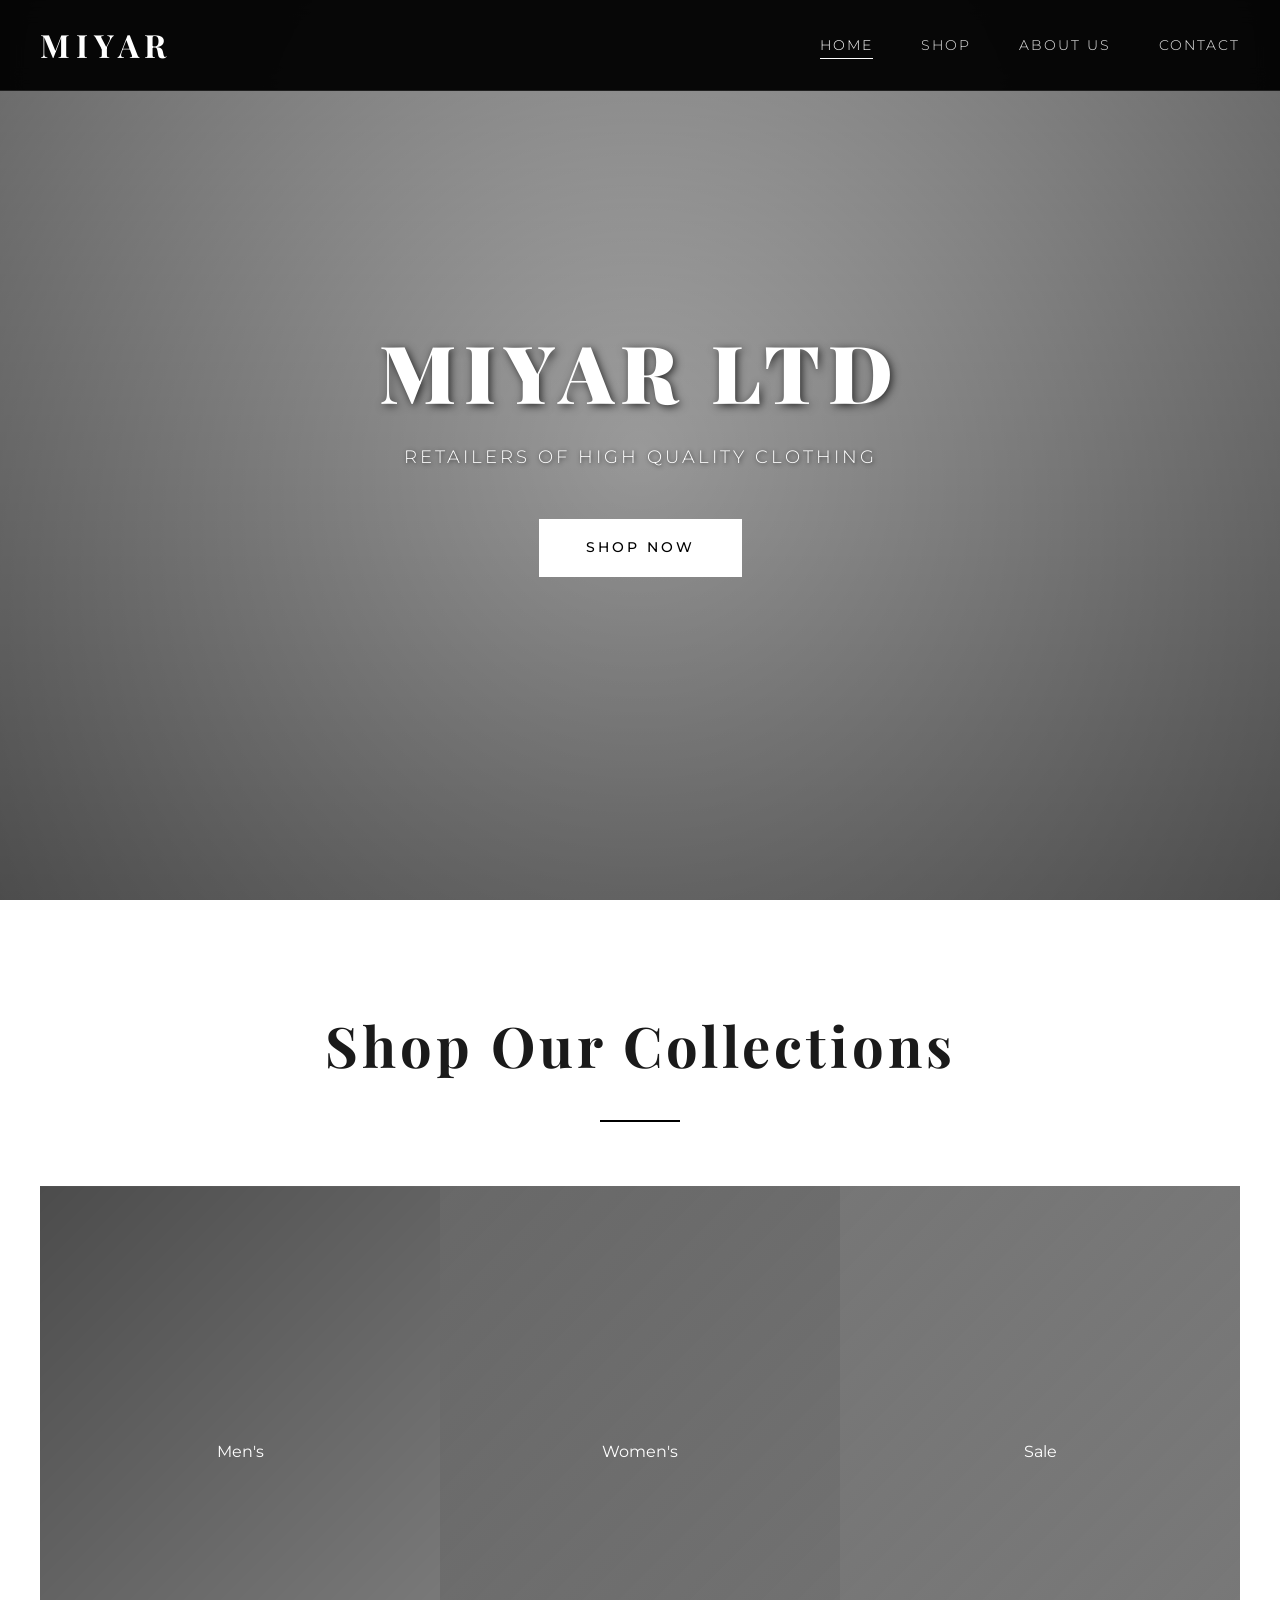
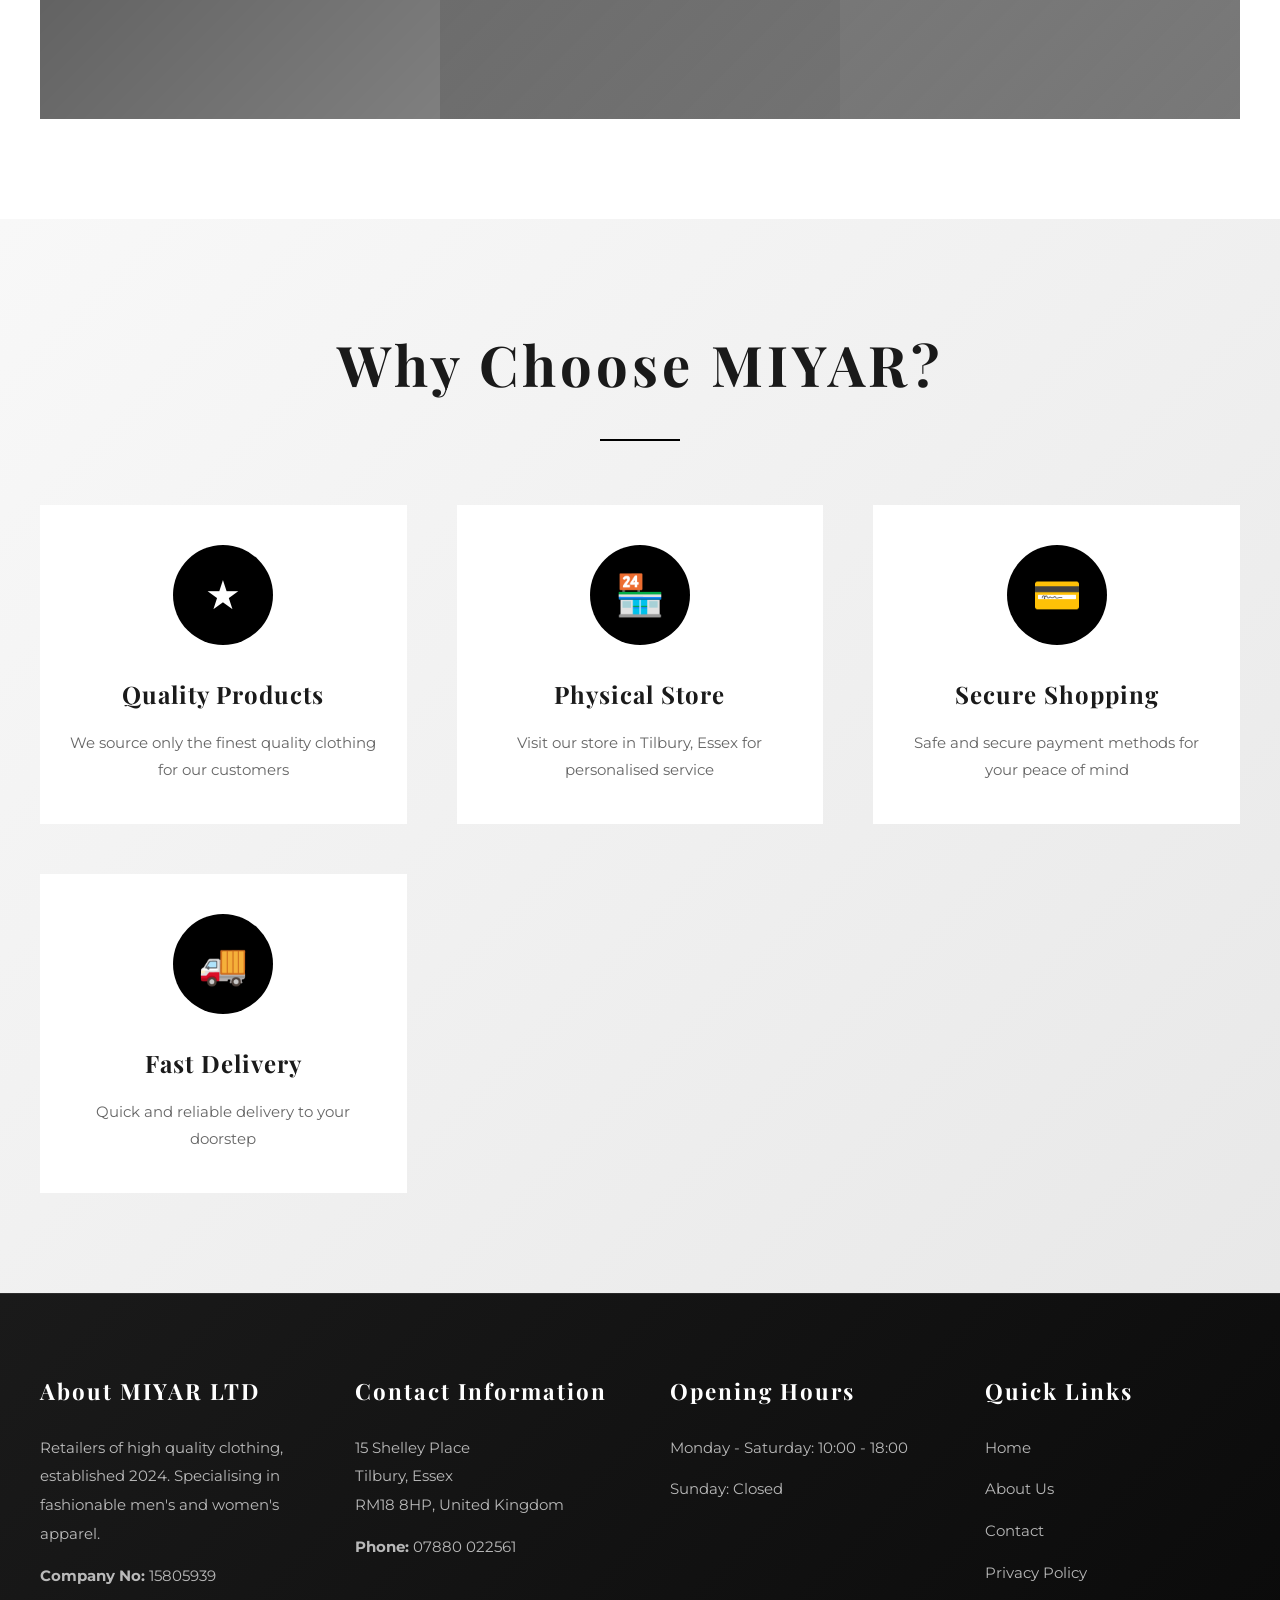
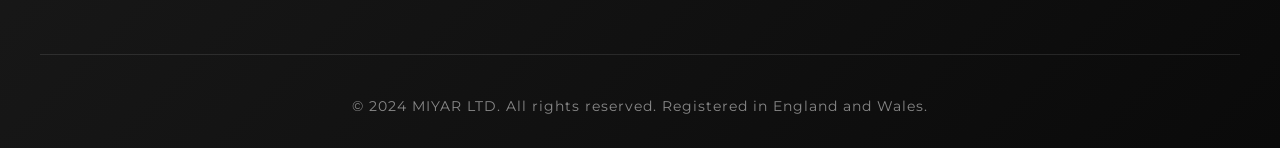
<file: index.html>
<!DOCTYPE html>
<html lang="en">
<head>
    <meta charset="UTF-8">
    <meta name="viewport" content="width=device-width, initial-scale=1.0">
    <meta name="description" content="MIYAR LTD - Retailers of high quality clothing in Tilbury, Essex. Specialising in fashionable men's and women's apparel. Visit our store or shop online.">
    <meta name="keywords" content="clothing, fashion, retail, Tilbury, Essex, mens clothing, womens clothing, MIYAR">
    <link rel="canonical" href="http://miyar.uk/">
    <title>MIYAR LTD: Retailers of High Quality Clothing</title>
    <link href="https://fonts.googleapis.com/css2?family=Playfair+Display:wght@400;600;700;900&family=Montserrat:wght@300;400;500;600&display=swap" rel="stylesheet">
    <style>
        * {
            margin: 0;
            padding: 0;
            box-sizing: border-box;
        }

        body {
            font-family: 'Montserrat', sans-serif;
            line-height: 1.6;
            color: #2c2c2c;
            background-color: #fff;
            overflow-x: hidden;
        }

        /* Navigation */
        nav {
            background: rgba(0, 0, 0, 0.95);
            backdrop-filter: blur(10px);
            padding: 1.2rem 0;
            position: fixed;
            width: 100%;
            top: 0;
            z-index: 1000;
            border-bottom: 1px solid rgba(255, 255, 255, 0.1);
        }

        nav .container {
            max-width: 1400px;
            margin: 0 auto;
            padding: 0 40px;
            display: flex;
            justify-content: space-between;
            align-items: center;
        }

        nav .logo {
            color: #fff;
            font-size: 2rem;
            font-weight: 700;
            text-decoration: none;
            letter-spacing: 6px;
            font-family: 'Playfair Display', serif;
        }

        nav ul {
            display: flex;
            list-style: none;
            gap: 3rem;
        }

        nav ul li a {
            color: rgba(255, 255, 255, 0.9);
            text-decoration: none;
            font-size: 0.9rem;
            transition: all 0.3s ease;
            text-transform: uppercase;
            letter-spacing: 2px;
            font-weight: 300;
            position: relative;
        }

        nav ul li a::after {
            content: '';
            position: absolute;
            bottom: -5px;
            left: 0;
            width: 0;
            height: 1px;
            background-color: #fff;
            transition: width 0.3s ease;
        }

        nav ul li a:hover::after,
        nav ul li a.active::after {
            width: 100%;
        }

        nav ul li a:hover,
        nav ul li a.active {
            color: #fff;
        }

        /* Hero Section */
        .hero {
            background: linear-gradient(rgba(0,0,0,0.3), rgba(0,0,0,0.5)),
                        url('https://i2-prod.glasgowlive.co.uk/incoming/article28412511.ece/ALTERNATES/s615/0_image001-2.png');
            background-size: cover;
            background-position: center;
            background-attachment: fixed;
            height: 100vh;
            display: flex;
            align-items: center;
            justify-content: center;
            text-align: center;
            color: #fff;
            position: relative;
        }

        .hero::before {
            content: '';
            position: absolute;
            top: 0;
            left: 0;
            right: 0;
            bottom: 0;
            background: radial-gradient(circle at center, transparent 0%, rgba(0,0,0,0.4) 100%);
        }

        .hero-content {
            max-width: 900px;
            padding: 0 40px;
            position: relative;
            z-index: 1;
            animation: fadeInUp 1s ease;
        }

        @keyframes fadeInUp {
            from {
                opacity: 0;
                transform: translateY(30px);
            }
            to {
                opacity: 1;
                transform: translateY(0);
            }
        }

        .hero h1 {
            font-family: 'Playfair Display', serif;
            font-size: 5rem;
            margin-bottom: 1.5rem;
            text-shadow: 2px 2px 8px rgba(0,0,0,0.7);
            letter-spacing: 8px;
            font-weight: 900;
            line-height: 1.2;
        }

        .hero p {
            font-size: 1.1rem;
            margin-bottom: 3rem;
            text-shadow: 1px 1px 4px rgba(0,0,0,0.7);
            letter-spacing: 3px;
            font-weight: 300;
            text-transform: uppercase;
        }

        .btn {
            display: inline-block;
            padding: 16px 45px;
            background-color: #fff;
            color: #000;
            text-decoration: none;
            border-radius: 0;
            font-weight: 500;
            text-transform: uppercase;
            letter-spacing: 3px;
            transition: all 0.4s ease;
            border: 2px solid #fff;
            font-size: 0.85rem;
        }

        .btn:hover {
            background-color: transparent;
            color: #fff;
            transform: translateY(-2px);
            box-shadow: 0 10px 30px rgba(255, 255, 255, 0.2);
        }

        /* Container */
        .container {
            max-width: 1400px;
            margin: 0 auto;
            padding: 0 40px;
        }

        /* Section */
        section {
            padding: 100px 0;
        }

        .section-title {
            text-align: center;
            font-family: 'Playfair Display', serif;
            font-size: 3.5rem;
            margin-bottom: 4rem;
            color: #1a1a1a;
            letter-spacing: 4px;
            font-weight: 700;
            position: relative;
        }

        .section-title::after {
            content: '';
            display: block;
            width: 80px;
            height: 2px;
            background: #000;
            margin: 30px auto 0;
        }

        /* Categories Grid */
        .categories-grid {
            display: grid;
            grid-template-columns: repeat(3, 1fr);
            gap: 0;
            margin-top: 60px;
        }

        .category-card {
            position: relative;
            overflow: hidden;
            text-decoration: none;
            color: #fff;
            aspect-ratio: 3/4;
            transition: all 0.5s ease;
        }

        .category-card:hover {
            transform: scale(1.02);
            z-index: 10;
        }

        .category-image {
            width: 100%;
            height: 100%;
            background: linear-gradient(135deg, rgba(0,0,0,0.7) 0%, rgba(0,0,0,0.5) 100%),
                        url('https://i2-prod.glasgowlive.co.uk/incoming/article28412511.ece/ALTERNATES/s615/0_image001-2.png');
            background-size: cover;
            background-position: center;
            display: flex;
            align-items: center;
            justify-content: center;
            position: relative;
            transition: all 0.5s ease;
        }

        .category-card:hover .category-image {
            transform: scale(1.1);
        }

        .category-card:nth-child(2) .category-image {
            background: linear-gradient(135deg, rgba(40,40,40,0.7) 0%, rgba(20,20,20,0.6) 100%),
                        url('https://i2-prod.glasgowlive.co.uk/incoming/article28412511.ece/ALTERNATES/s615/0_image001-2.png');
            background-size: cover;
            background-position: center;
        }

        .category-card:nth-child(3) .category-image {
            background: linear-gradient(135deg, rgba(60,60,60,0.7) 0%, rgba(30,30,30,0.6) 100%),
                        url('https://i2-prod.glasgowlive.co.uk/incoming/article28412511.ece/ALTERNATES/s615/0_image001-2.png');
            background-size: cover;
            background-position: center;
        }

        .category-content {
            position: absolute;
            bottom: 0;
            left: 0;
            right: 0;
            padding: 40px;
            text-align: center;
            background: linear-gradient(to top, rgba(0,0,0,0.9) 0%, transparent 100%);
            transform: translateY(20px);
            opacity: 0;
            transition: all 0.4s ease;
        }

        .category-card:hover .category-content {
            transform: translateY(0);
            opacity: 1;
        }

        .category-content h3 {
            font-family: 'Playfair Display', serif;
            font-size: 2rem;
            margin-bottom: 0.5rem;
            color: #fff;
            letter-spacing: 2px;
        }

        .category-content p {
            color: rgba(255,255,255,0.9);
            margin-bottom: 1rem;
            font-size: 0.9rem;
            letter-spacing: 1px;
        }

        /* Features Section */
        .features {
            background: linear-gradient(135deg, #f8f8f8 0%, #e8e8e8 100%);
        }

        .features-grid {
            display: grid;
            grid-template-columns: repeat(auto-fit, minmax(280px, 1fr));
            gap: 50px;
            margin-top: 60px;
        }

        .feature-item {
            text-align: center;
            padding: 40px 30px;
            background: #fff;
            transition: all 0.3s ease;
        }

        .feature-item:hover {
            transform: translateY(-10px);
            box-shadow: 0 20px 40px rgba(0,0,0,0.1);
        }

        .feature-icon {
            width: 100px;
            height: 100px;
            background-color: #000;
            border-radius: 50%;
            display: flex;
            align-items: center;
            justify-content: center;
            margin: 0 auto 30px;
            font-size: 2.5rem;
            color: #fff;
            transition: all 0.3s ease;
        }

        .feature-item:hover .feature-icon {
            transform: rotate(360deg);
        }

        .feature-item h3 {
            font-family: 'Playfair Display', serif;
            font-size: 1.5rem;
            margin-bottom: 1rem;
            color: #1a1a1a;
            letter-spacing: 1px;
        }

        .feature-item p {
            color: #666;
            font-size: 0.95rem;
            line-height: 1.8;
        }

        /* Footer */
        footer {
            background: linear-gradient(135deg, #1a1a1a 0%, #0a0a0a 100%);
            color: #fff;
            padding: 80px 0 30px;
            border-top: 1px solid rgba(255, 255, 255, 0.1);
        }

        .footer-content {
            display: grid;
            grid-template-columns: repeat(auto-fit, minmax(250px, 1fr));
            gap: 60px;
            margin-bottom: 50px;
        }

        .footer-section h3 {
            font-family: 'Playfair Display', serif;
            margin-bottom: 1.5rem;
            color: #fff;
            font-size: 1.4rem;
            letter-spacing: 2px;
        }

        .footer-section p,
        .footer-section a {
            color: rgba(255, 255, 255, 0.7);
            text-decoration: none;
            display: block;
            margin-bottom: 0.8rem;
            line-height: 1.9;
            transition: all 0.3s ease;
            font-size: 0.95rem;
        }

        .footer-section a:hover {
            color: #fff;
            padding-left: 5px;
        }

        .footer-links {
            list-style: none;
        }

        .footer-links li {
            margin-bottom: 0.8rem;
        }

        .footer-bottom {
            text-align: center;
            padding-top: 40px;
            border-top: 1px solid rgba(255, 255, 255, 0.1);
            color: rgba(255, 255, 255, 0.5);
            font-size: 0.9rem;
            letter-spacing: 1px;
        }

        /* Responsive */
        @media (max-width: 1024px) {
            .categories-grid {
                grid-template-columns: 1fr;
            }

            .category-card {
                aspect-ratio: 16/9;
            }
        }

        @media (max-width: 768px) {
            nav .container {
                flex-direction: column;
                gap: 1rem;
                padding: 0 20px;
            }

            nav ul {
                flex-wrap: wrap;
                justify-content: center;
                gap: 1.5rem;
            }

            nav ul li a {
                font-size: 0.8rem;
            }

            .hero {
                background-attachment: scroll;
                height: 100vh;
                padding-top: 80px;
            }

            .hero h1 {
                font-size: 2.5rem;
                letter-spacing: 4px;
            }

            .hero p {
                font-size: 0.9rem;
                letter-spacing: 2px;
            }

            .section-title {
                font-size: 2.5rem;
                letter-spacing: 2px;
            }

            section {
                padding: 60px 0;
            }

            .container {
                padding: 0 20px;
            }

            .features-grid {
                grid-template-columns: 1fr;
                gap: 30px;
            }
        }

        @media (max-width: 480px) {
            .hero h1 {
                font-size: 2rem;
                letter-spacing: 3px;
            }

            nav .logo {
                font-size: 1.5rem;
                letter-spacing: 4px;
            }

            .section-title {
                font-size: 2rem;
            }

            .btn {
                padding: 14px 35px;
                font-size: 0.75rem;
            }
        }
    </style>
</head>
<body>
    <!-- Navigation -->
    <nav>
        <div class="container">
            <a href="index.html" class="logo">MIYAR</a>
            <ul>
                <li><a href="index.html" class="active">Home</a></li>
                <li><a href="#shop">Shop</a></li>
                <li><a href="about.html">About Us</a></li>
                <li><a href="contact.html">Contact</a></li>
            </ul>
        </div>
    </nav>

    <!-- Hero Section -->
    <section class="hero">
        <div class="hero-content">
            <h1>MIYAR LTD</h1>
            <p>Retailers of High Quality Clothing</p>
            <a href="#shop" class="btn">Shop Now</a>
        </div>
    </section>

    <!-- Categories Section -->
    <section id="shop">
        <div class="container">
            <h2 class="section-title">Shop Our Collections</h2>
            <div class="categories-grid">
                <a href="#" class="category-card">
                    <div class="category-image">Men's</div>
                    <div class="category-content">
                        <h3>Men's Collection</h3>
                        <p>Discover our latest men's fashion range</p>
                    </div>
                </a>
                <a href="#" class="category-card">
                    <div class="category-image">Women's</div>
                    <div class="category-content">
                        <h3>Women's Collection</h3>
                        <p>Explore stylish women's clothing</p>
                    </div>
                </a>
                <a href="#" class="category-card">
                    <div class="category-image">Sale</div>
                    <div class="category-content">
                        <h3>Special Offers</h3>
                        <p>Don't miss our exclusive deals</p>
                    </div>
                </a>
            </div>
        </div>
    </section>

    <!-- Features Section -->
    <section class="features">
        <div class="container">
            <h2 class="section-title">Why Choose MIYAR?</h2>
            <div class="features-grid">
                <div class="feature-item">
                    <div class="feature-icon">★</div>
                    <h3>Quality Products</h3>
                    <p>We source only the finest quality clothing for our customers</p>
                </div>
                <div class="feature-item">
                    <div class="feature-icon">🏪</div>
                    <h3>Physical Store</h3>
                    <p>Visit our store in Tilbury, Essex for personalised service</p>
                </div>
                <div class="feature-item">
                    <div class="feature-icon">💳</div>
                    <h3>Secure Shopping</h3>
                    <p>Safe and secure payment methods for your peace of mind</p>
                </div>
                <div class="feature-item">
                    <div class="feature-icon">🚚</div>
                    <h3>Fast Delivery</h3>
                    <p>Quick and reliable delivery to your doorstep</p>
                </div>
            </div>
        </div>
    </section>

    <!-- Footer -->
    <footer>
        <div class="container">
            <div class="footer-content">
                <div class="footer-section">
                    <h3>About MIYAR LTD</h3>
                    <p>Retailers of high quality clothing, established 2024. Specialising in fashionable men's and women's apparel.</p>
                    <p><strong>Company No:</strong> 15805939</p>
                </div>
                <div class="footer-section">
                    <h3>Contact Information</h3>
                    <p>15 Shelley Place<br>
                    Tilbury, Essex<br>
                    RM18 8HP, United Kingdom</p>
                    <p><strong>Phone:</strong> 07880 022561</p>
                </div>
                <div class="footer-section">
                    <h3>Opening Hours</h3>
                    <p>Monday - Saturday: 10:00 - 18:00</p>
                    <p>Sunday: Closed</p>
                </div>
                <div class="footer-section">
                    <h3>Quick Links</h3>
                    <ul class="footer-links">
                        <li><a href="index.html">Home</a></li>
                        <li><a href="about.html">About Us</a></li>
                        <li><a href="contact.html">Contact</a></li>
                        <li><a href="privacy.html">Privacy Policy</a></li>
                    </ul>
                </div>
            </div>
            <div class="footer-bottom">
                <p>&copy; 2024 MIYAR LTD. All rights reserved. Registered in England and Wales.</p>
            </div>
        </div>
    </footer>
</body>
</html>
</file>
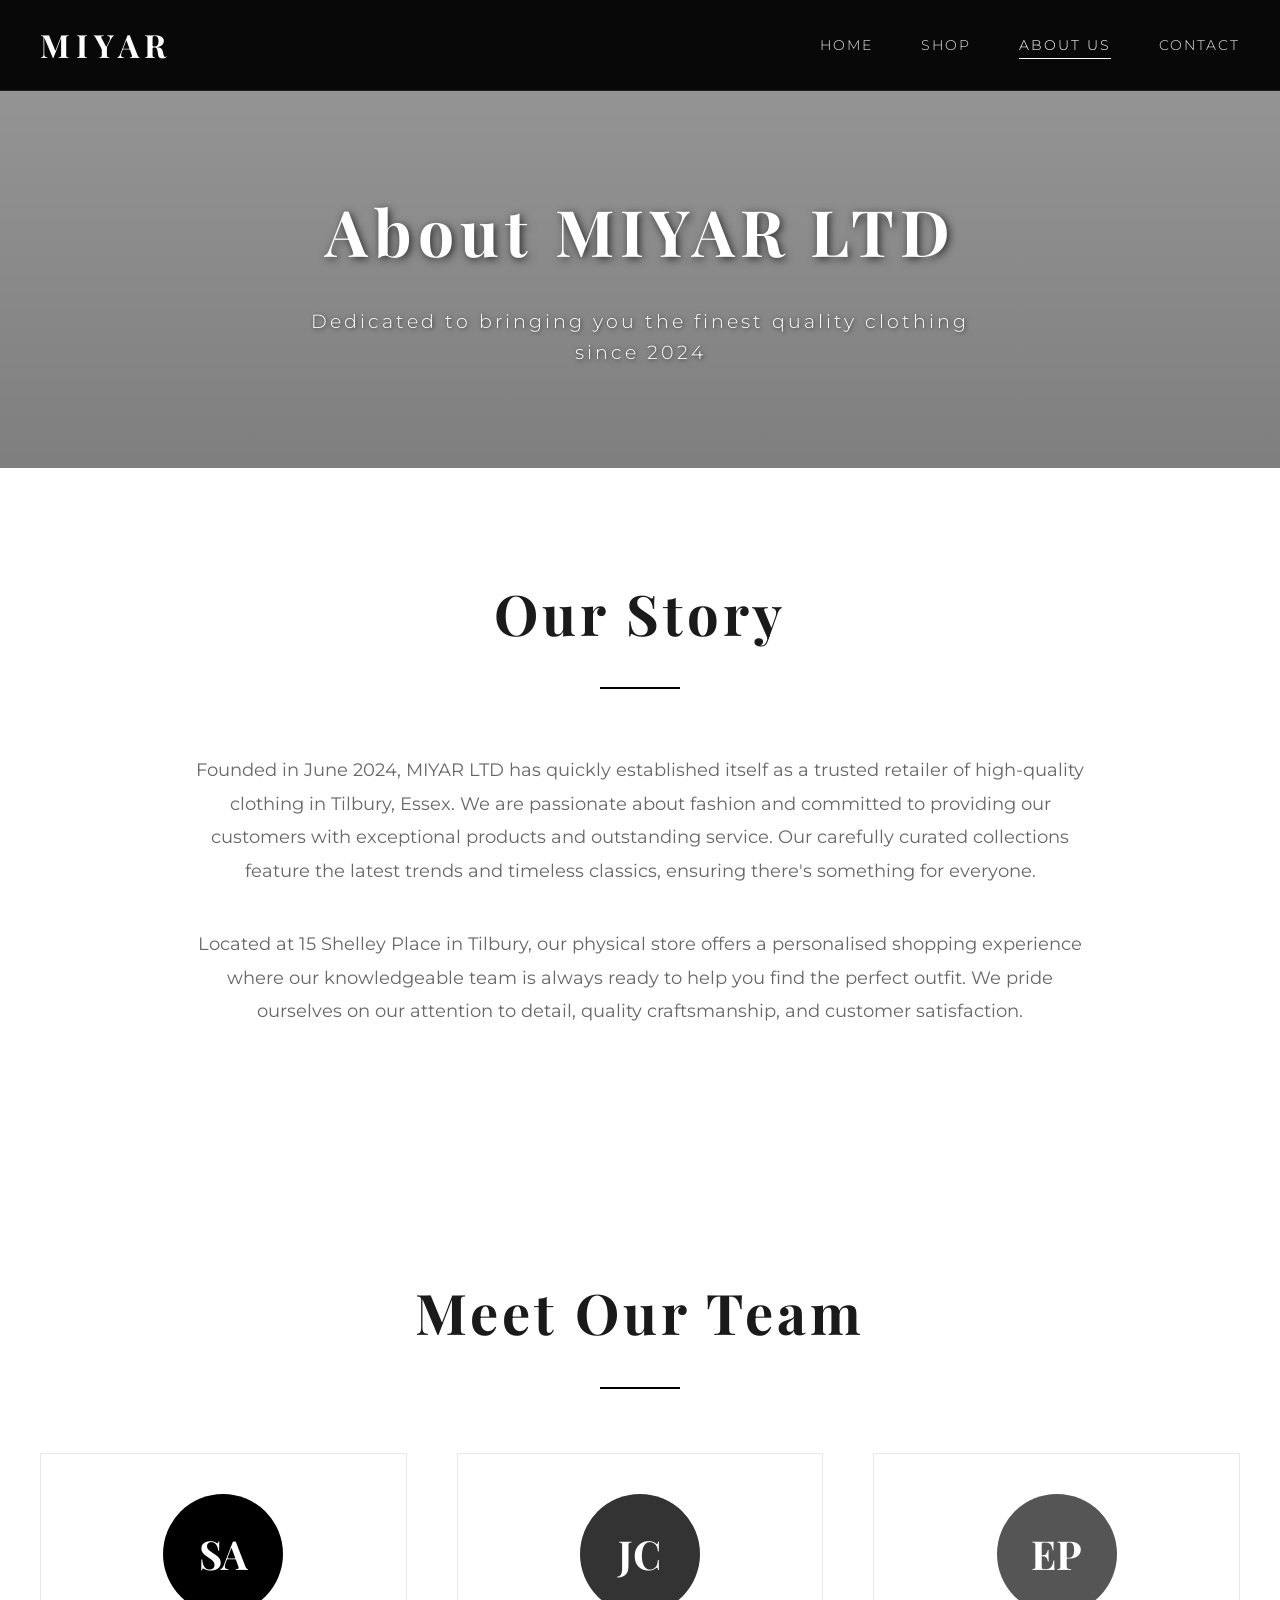
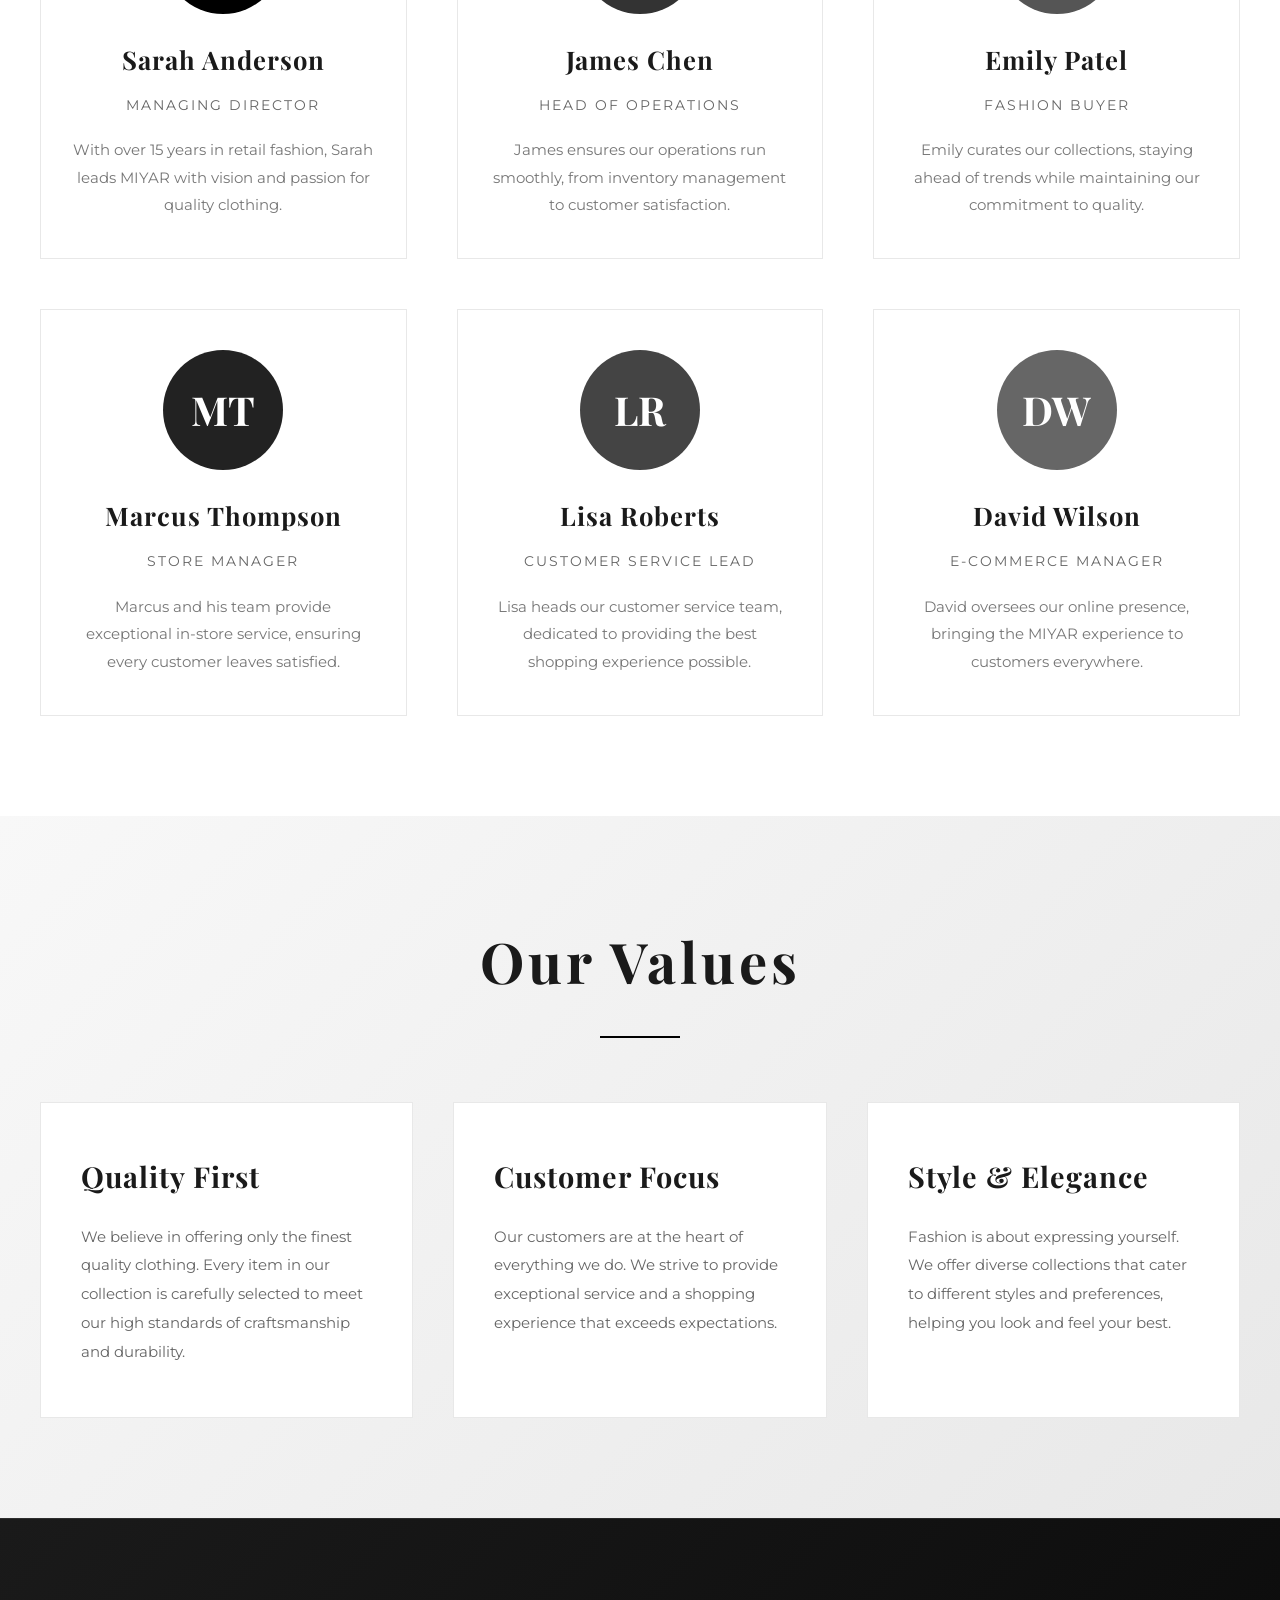
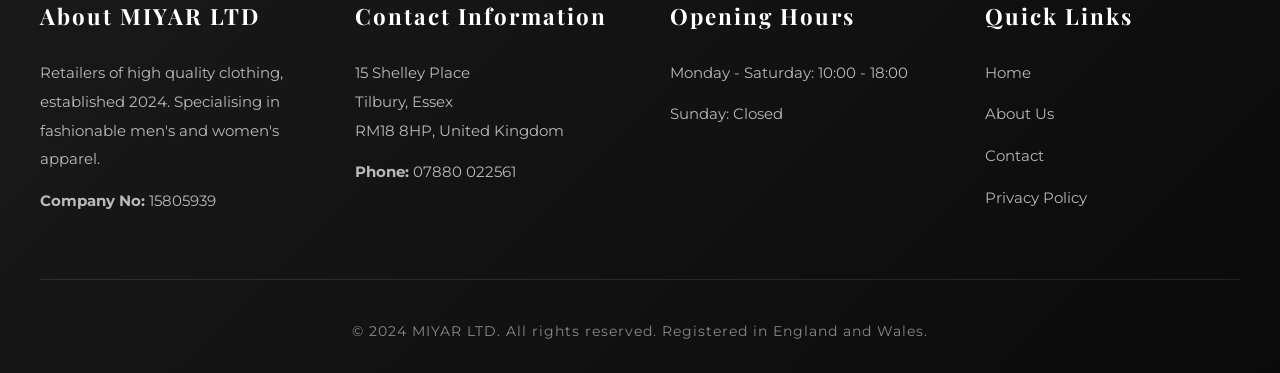
<file: about.html>
<!DOCTYPE html>
<html lang="en">
<head>
    <meta charset="UTF-8">
    <meta name="viewport" content="width=device-width, initial-scale=1.0">
    <meta name="description" content="Learn about MIYAR LTD and our dedicated team of fashion professionals. Established in 2024, we are passionate about bringing quality clothing to Tilbury and beyond.">
    <meta name="keywords" content="about MIYAR, team, fashion professionals, Tilbury clothing store">
    <link rel="canonical" href="http://miyar.uk/about.html">
    <title>About Us - MIYAR LTD: Retailers of High Quality Clothing</title>
    <link href="https://fonts.googleapis.com/css2?family=Playfair+Display:wght@400;600;700;900&family=Montserrat:wght@300;400;500;600&display=swap" rel="stylesheet">
    <style>
        * {
            margin: 0;
            padding: 0;
            box-sizing: border-box;
        }

        body {
            font-family: 'Montserrat', sans-serif;
            line-height: 1.6;
            color: #2c2c2c;
            background-color: #fff;
            overflow-x: hidden;
        }

        /* Navigation */
        nav {
            background: rgba(0, 0, 0, 0.95);
            backdrop-filter: blur(10px);
            padding: 1.2rem 0;
            position: fixed;
            width: 100%;
            top: 0;
            z-index: 1000;
            border-bottom: 1px solid rgba(255, 255, 255, 0.1);
        }

        nav .container {
            max-width: 1400px;
            margin: 0 auto;
            padding: 0 40px;
            display: flex;
            justify-content: space-between;
            align-items: center;
        }

        nav .logo {
            color: #fff;
            font-size: 2rem;
            font-weight: 700;
            text-decoration: none;
            letter-spacing: 6px;
            font-family: 'Playfair Display', serif;
        }

        nav ul {
            display: flex;
            list-style: none;
            gap: 3rem;
        }

        nav ul li a {
            color: rgba(255, 255, 255, 0.9);
            text-decoration: none;
            font-size: 0.9rem;
            transition: all 0.3s ease;
            text-transform: uppercase;
            letter-spacing: 2px;
            font-weight: 300;
            position: relative;
        }

        nav ul li a::after {
            content: '';
            position: absolute;
            bottom: -5px;
            left: 0;
            width: 0;
            height: 1px;
            background-color: #fff;
            transition: width 0.3s ease;
        }

        nav ul li a:hover::after,
        nav ul li a.active::after {
            width: 100%;
        }

        nav ul li a:hover,
        nav ul li a.active {
            color: #fff;
        }

        /* Container */
        .container {
            max-width: 1400px;
            margin: 0 auto;
            padding: 0 40px;
        }

        /* Page Header */
        .page-header {
            background: linear-gradient(rgba(0,0,0,0.4), rgba(0,0,0,0.6)),
                        url('https://i2-prod.glasgowlive.co.uk/incoming/article28412511.ece/ALTERNATES/s615/0_image001-2.png');
            background-size: cover;
            background-position: center;
            background-attachment: fixed;
            color: #fff;
            padding: 180px 0 100px;
            text-align: center;
            margin-top: 0;
        }

        .page-header h1 {
            font-family: 'Playfair Display', serif;
            font-size: 4rem;
            margin-bottom: 1.5rem;
            letter-spacing: 6px;
            font-weight: 700;
            text-shadow: 2px 2px 8px rgba(0,0,0,0.7);
        }

        .page-header p {
            font-size: 1.2rem;
            max-width: 700px;
            margin: 0 auto;
            letter-spacing: 3px;
            font-weight: 300;
            text-shadow: 1px 1px 4px rgba(0,0,0,0.7);
        }

        /* Content Section */
        .content-section {
            padding: 100px 0;
        }

        .section-title {
            text-align: center;
            font-family: 'Playfair Display', serif;
            font-size: 3.5rem;
            margin-bottom: 4rem;
            color: #1a1a1a;
            letter-spacing: 4px;
            font-weight: 700;
            position: relative;
        }

        .section-title::after {
            content: '';
            display: block;
            width: 80px;
            height: 2px;
            background: #000;
            margin: 30px auto 0;
        }

        .section-text {
            max-width: 900px;
            margin: 0 auto 40px;
            text-align: center;
            color: #666;
            font-size: 1.1rem;
            line-height: 1.9;
        }

        /* Team Section */
        .team-grid {
            display: grid;
            grid-template-columns: repeat(auto-fit, minmax(280px, 1fr));
            gap: 50px;
            margin-top: 60px;
        }

        .team-member {
            text-align: center;
            padding: 40px 30px;
            background: #fff;
            border: 1px solid #e8e8e8;
            transition: all 0.3s ease;
        }

        .team-member:hover {
            transform: translateY(-10px);
            box-shadow: 0 20px 40px rgba(0,0,0,0.1);
            border-color: #000;
        }

        .avatar {
            width: 120px;
            height: 120px;
            border-radius: 50%;
            margin: 0 auto 25px;
            display: flex;
            align-items: center;
            justify-content: center;
            font-family: 'Playfair Display', serif;
            font-size: 2.5rem;
            font-weight: bold;
            color: #fff;
            text-transform: uppercase;
            transition: all 0.3s ease;
        }

        .team-member:hover .avatar {
            transform: scale(1.1);
        }

        .avatar-1 { background: #000; }
        .avatar-2 { background: #333; }
        .avatar-3 { background: #555; }
        .avatar-4 { background: #222; }
        .avatar-5 { background: #444; }
        .avatar-6 { background: #666; }

        .team-member h3 {
            font-family: 'Playfair Display', serif;
            font-size: 1.6rem;
            margin-bottom: 0.8rem;
            color: #1a1a1a;
            letter-spacing: 1px;
        }

        .team-member .role {
            color: #666;
            font-weight: 400;
            margin-bottom: 1.2rem;
            text-transform: uppercase;
            letter-spacing: 2px;
            font-size: 0.85rem;
        }

        .team-member p {
            color: #777;
            line-height: 1.8;
            font-size: 0.95rem;
        }

        /* Values Section */
        .values-section {
            background: linear-gradient(135deg, #f8f8f8 0%, #e8e8e8 100%);
            padding: 100px 0;
        }

        .values-grid {
            display: grid;
            grid-template-columns: repeat(auto-fit, minmax(320px, 1fr));
            gap: 40px;
            margin-top: 60px;
        }

        .value-card {
            background: #fff;
            padding: 50px 40px;
            transition: all 0.3s ease;
            border: 1px solid #e8e8e8;
        }

        .value-card:hover {
            transform: translateY(-5px);
            box-shadow: 0 15px 35px rgba(0,0,0,0.1);
            border-color: #000;
        }

        .value-card h3 {
            font-family: 'Playfair Display', serif;
            font-size: 1.8rem;
            margin-bottom: 1.5rem;
            color: #1a1a1a;
            letter-spacing: 1px;
        }

        .value-card p {
            color: #666;
            line-height: 1.9;
            font-size: 0.95rem;
        }

        /* Footer */
        footer {
            background: linear-gradient(135deg, #1a1a1a 0%, #0a0a0a 100%);
            color: #fff;
            padding: 80px 0 30px;
            border-top: 1px solid rgba(255, 255, 255, 0.1);
        }

        .footer-content {
            display: grid;
            grid-template-columns: repeat(auto-fit, minmax(250px, 1fr));
            gap: 60px;
            margin-bottom: 50px;
        }

        .footer-section h3 {
            font-family: 'Playfair Display', serif;
            margin-bottom: 1.5rem;
            color: #fff;
            font-size: 1.4rem;
            letter-spacing: 2px;
        }

        .footer-section p,
        .footer-section a {
            color: rgba(255, 255, 255, 0.7);
            text-decoration: none;
            display: block;
            margin-bottom: 0.8rem;
            line-height: 1.9;
            transition: all 0.3s ease;
            font-size: 0.95rem;
        }

        .footer-section a:hover {
            color: #fff;
            padding-left: 5px;
        }

        .footer-links {
            list-style: none;
        }

        .footer-links li {
            margin-bottom: 0.8rem;
        }

        .footer-bottom {
            text-align: center;
            padding-top: 40px;
            border-top: 1px solid rgba(255, 255, 255, 0.1);
            color: rgba(255, 255, 255, 0.5);
            font-size: 0.9rem;
            letter-spacing: 1px;
        }

        /* Responsive */
        @media (max-width: 768px) {
            nav .container {
                flex-direction: column;
                gap: 1rem;
                padding: 0 20px;
            }

            nav ul {
                flex-wrap: wrap;
                justify-content: center;
                gap: 1.5rem;
            }

            nav ul li a {
                font-size: 0.8rem;
            }

            .page-header {
                background-attachment: scroll;
                padding: 140px 0 80px;
            }

            .page-header h1 {
                font-size: 2.5rem;
                letter-spacing: 4px;
            }

            .section-title {
                font-size: 2.5rem;
                letter-spacing: 2px;
            }

            .content-section {
                padding: 60px 0;
            }

            .container {
                padding: 0 20px;
            }

            .team-grid {
                grid-template-columns: 1fr;
                gap: 30px;
            }
        }

        @media (max-width: 480px) {
            nav .logo {
                font-size: 1.5rem;
                letter-spacing: 4px;
            }

            .page-header h1 {
                font-size: 2rem;
                letter-spacing: 3px;
            }

            .section-title {
                font-size: 2rem;
            }
        }
    </style>
</head>
<body>
    <!-- Navigation -->
    <nav>
        <div class="container">
            <a href="index.html" class="logo">MIYAR</a>
            <ul>
                <li><a href="index.html">Home</a></li>
                <li><a href="index.html#shop">Shop</a></li>
                <li><a href="about.html" class="active">About Us</a></li>
                <li><a href="contact.html">Contact</a></li>
            </ul>
        </div>
    </nav>

    <!-- Page Header -->
    <section class="page-header">
        <div class="container">
            <h1>About MIYAR LTD</h1>
            <p>Dedicated to bringing you the finest quality clothing since 2024</p>
        </div>
    </section>

    <!-- About Content -->
    <section class="content-section">
        <div class="container">
            <h2 class="section-title">Our Story</h2>
            <p class="section-text">
                Founded in June 2024, MIYAR LTD has quickly established itself as a trusted retailer of high-quality clothing
                in Tilbury, Essex. We are passionate about fashion and committed to providing our customers with exceptional
                products and outstanding service. Our carefully curated collections feature the latest trends and timeless classics,
                ensuring there's something for everyone.
            </p>
            <p class="section-text">
                Located at 15 Shelley Place in Tilbury, our physical store offers a personalised shopping experience where our
                knowledgeable team is always ready to help you find the perfect outfit. We pride ourselves on our attention to
                detail, quality craftsmanship, and customer satisfaction.
            </p>
        </div>
    </section>

    <!-- Team Section -->
    <section class="content-section" style="background-color: #fff;">
        <div class="container">
            <h2 class="section-title">Meet Our Team</h2>
            <div class="team-grid">
                <div class="team-member">
                    <div class="avatar avatar-1">SA</div>
                    <h3>Sarah Anderson</h3>
                    <p class="role">Managing Director</p>
                    <p>With over 15 years in retail fashion, Sarah leads MIYAR with vision and passion for quality clothing.</p>
                </div>
                <div class="team-member">
                    <div class="avatar avatar-2">JC</div>
                    <h3>James Chen</h3>
                    <p class="role">Head of Operations</p>
                    <p>James ensures our operations run smoothly, from inventory management to customer satisfaction.</p>
                </div>
                <div class="team-member">
                    <div class="avatar avatar-3">EP</div>
                    <h3>Emily Patel</h3>
                    <p class="role">Fashion Buyer</p>
                    <p>Emily curates our collections, staying ahead of trends while maintaining our commitment to quality.</p>
                </div>
                <div class="team-member">
                    <div class="avatar avatar-4">MT</div>
                    <h3>Marcus Thompson</h3>
                    <p class="role">Store Manager</p>
                    <p>Marcus and his team provide exceptional in-store service, ensuring every customer leaves satisfied.</p>
                </div>
                <div class="team-member">
                    <div class="avatar avatar-5">LR</div>
                    <h3>Lisa Roberts</h3>
                    <p class="role">Customer Service Lead</p>
                    <p>Lisa heads our customer service team, dedicated to providing the best shopping experience possible.</p>
                </div>
                <div class="team-member">
                    <div class="avatar avatar-6">DW</div>
                    <h3>David Wilson</h3>
                    <p class="role">E-Commerce Manager</p>
                    <p>David oversees our online presence, bringing the MIYAR experience to customers everywhere.</p>
                </div>
            </div>
        </div>
    </section>

    <!-- Values Section -->
    <section class="values-section">
        <div class="container">
            <h2 class="section-title">Our Values</h2>
            <div class="values-grid">
                <div class="value-card">
                    <h3>Quality First</h3>
                    <p>We believe in offering only the finest quality clothing. Every item in our collection is carefully selected
                    to meet our high standards of craftsmanship and durability.</p>
                </div>
                <div class="value-card">
                    <h3>Customer Focus</h3>
                    <p>Our customers are at the heart of everything we do. We strive to provide exceptional service and a shopping
                    experience that exceeds expectations.</p>
                </div>
                <div class="value-card">
                    <h3>Style & Elegance</h3>
                    <p>Fashion is about expressing yourself. We offer diverse collections that cater to different styles and
                    preferences, helping you look and feel your best.</p>
                </div>
            </div>
        </div>
    </section>

    <!-- Footer -->
    <footer>
        <div class="container">
            <div class="footer-content">
                <div class="footer-section">
                    <h3>About MIYAR LTD</h3>
                    <p>Retailers of high quality clothing, established 2024. Specialising in fashionable men's and women's apparel.</p>
                    <p><strong>Company No:</strong> 15805939</p>
                </div>
                <div class="footer-section">
                    <h3>Contact Information</h3>
                    <p>15 Shelley Place<br>
                    Tilbury, Essex<br>
                    RM18 8HP, United Kingdom</p>
                    <p><strong>Phone:</strong> 07880 022561</p>
                </div>
                <div class="footer-section">
                    <h3>Opening Hours</h3>
                    <p>Monday - Saturday: 10:00 - 18:00</p>
                    <p>Sunday: Closed</p>
                </div>
                <div class="footer-section">
                    <h3>Quick Links</h3>
                    <ul class="footer-links">
                        <li><a href="index.html">Home</a></li>
                        <li><a href="about.html">About Us</a></li>
                        <li><a href="contact.html">Contact</a></li>
                        <li><a href="privacy.html">Privacy Policy</a></li>
                    </ul>
                </div>
            </div>
            <div class="footer-bottom">
                <p>&copy; 2024 MIYAR LTD. All rights reserved. Registered in England and Wales.</p>
            </div>
        </div>
    </footer>
</body>
</html>
</file>
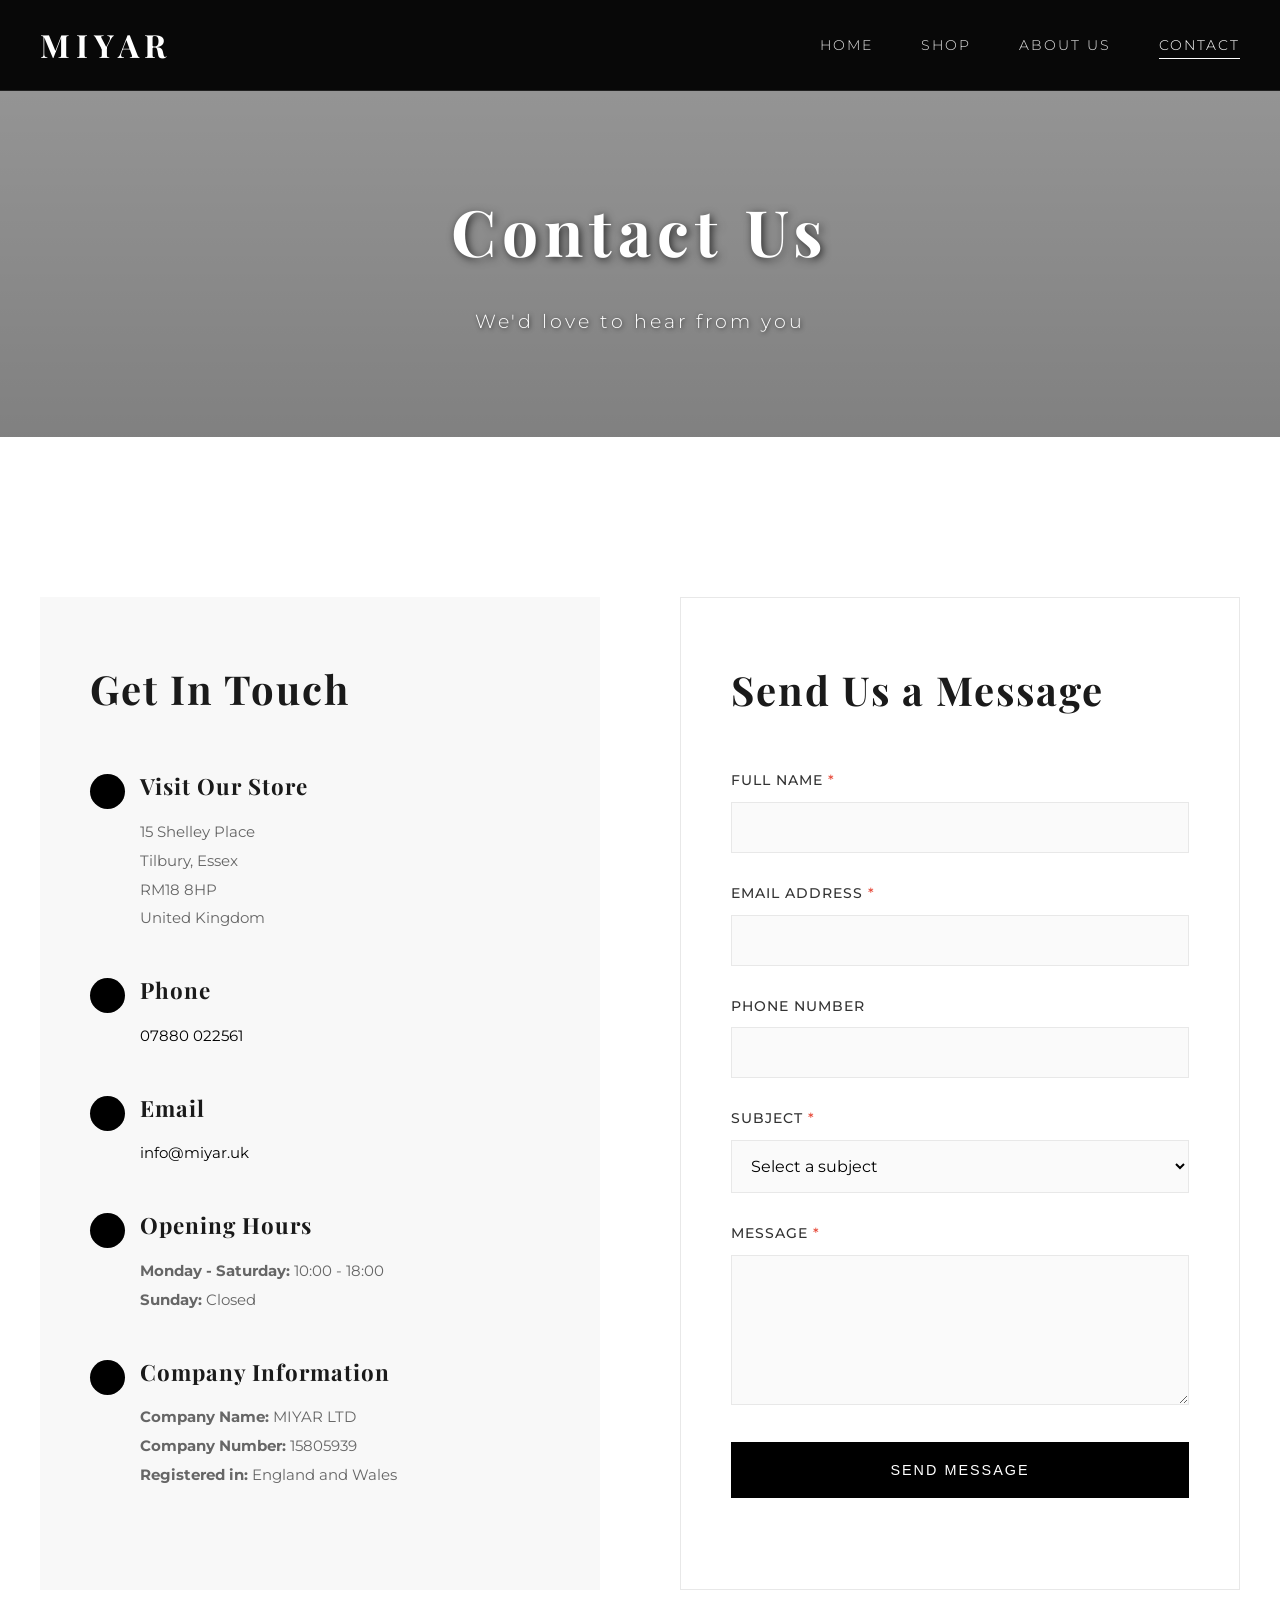
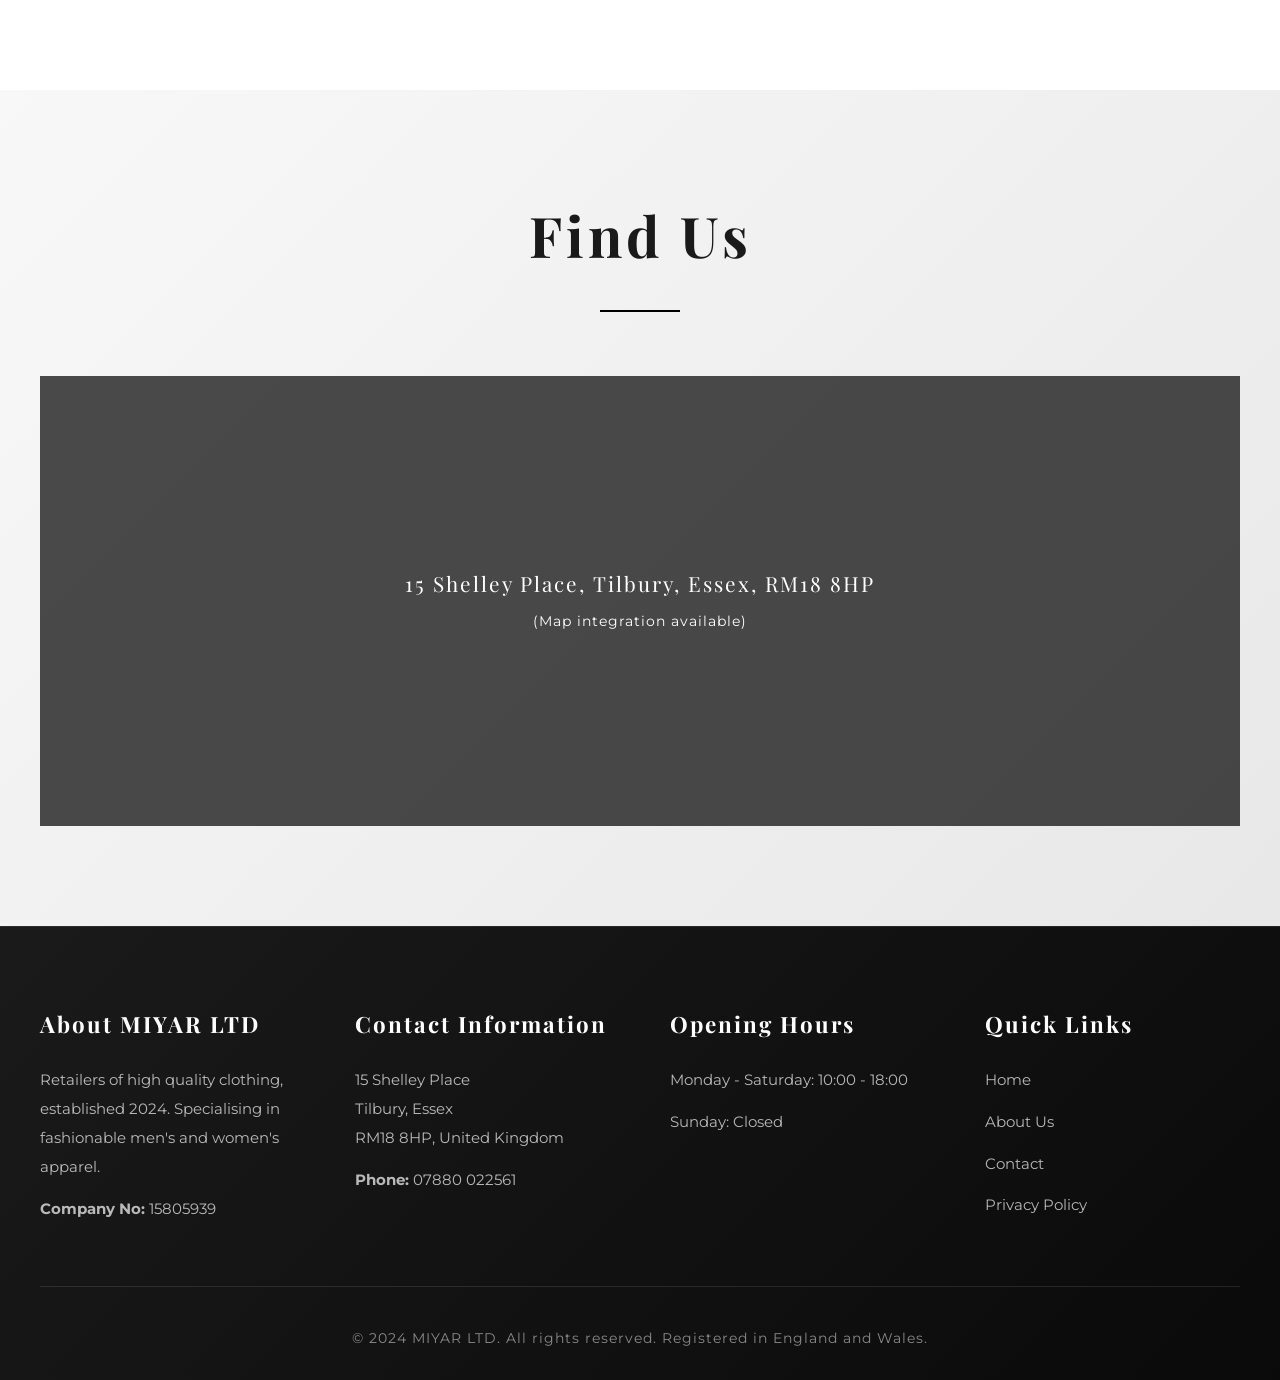
<file: contact.html>
<!DOCTYPE html>
<html lang="en">
<head>
    <meta charset="UTF-8">
    <meta name="viewport" content="width=device-width, initial-scale=1.0">
    <meta name="description" content="Contact MIYAR LTD - Visit our store in Tilbury, Essex or get in touch online. Phone: 07880 022561. Open Monday to Saturday 10:00-18:00.">
    <meta name="keywords" content="contact MIYAR, Tilbury clothing store, contact details, MIYAR phone number">
    <link rel="canonical" href="http://miyar.uk/contact.html">
    <title>Contact Us - MIYAR LTD: Retailers of High Quality Clothing</title>
    <link href="https://fonts.googleapis.com/css2?family=Playfair+Display:wght@400;600;700;900&family=Montserrat:wght@300;400;500;600&display=swap" rel="stylesheet">
    <style>
        * {
            margin: 0;
            padding: 0;
            box-sizing: border-box;
        }

        body {
            font-family: 'Montserrat', sans-serif;
            line-height: 1.6;
            color: #2c2c2c;
            background-color: #fff;
            overflow-x: hidden;
        }

        /* Navigation */
        nav {
            background: rgba(0, 0, 0, 0.95);
            backdrop-filter: blur(10px);
            padding: 1.2rem 0;
            position: fixed;
            width: 100%;
            top: 0;
            z-index: 1000;
            border-bottom: 1px solid rgba(255, 255, 255, 0.1);
        }

        nav .container {
            max-width: 1400px;
            margin: 0 auto;
            padding: 0 40px;
            display: flex;
            justify-content: space-between;
            align-items: center;
        }

        nav .logo {
            color: #fff;
            font-size: 2rem;
            font-weight: 700;
            text-decoration: none;
            letter-spacing: 6px;
            font-family: 'Playfair Display', serif;
        }

        nav ul {
            display: flex;
            list-style: none;
            gap: 3rem;
        }

        nav ul li a {
            color: rgba(255, 255, 255, 0.9);
            text-decoration: none;
            font-size: 0.9rem;
            transition: all 0.3s ease;
            text-transform: uppercase;
            letter-spacing: 2px;
            font-weight: 300;
            position: relative;
        }

        nav ul li a::after {
            content: '';
            position: absolute;
            bottom: -5px;
            left: 0;
            width: 0;
            height: 1px;
            background-color: #fff;
            transition: width 0.3s ease;
        }

        nav ul li a:hover::after,
        nav ul li a.active::after {
            width: 100%;
        }

        nav ul li a:hover,
        nav ul li a.active {
            color: #fff;
        }

        /* Container */
        .container {
            max-width: 1400px;
            margin: 0 auto;
            padding: 0 40px;
        }

        /* Page Header */
        .page-header {
            background: linear-gradient(rgba(0,0,0,0.4), rgba(0,0,0,0.6)),
                        url('https://i2-prod.glasgowlive.co.uk/incoming/article28412511.ece/ALTERNATES/s615/0_image001-2.png');
            background-size: cover;
            background-position: center;
            background-attachment: fixed;
            color: #fff;
            padding: 180px 0 100px;
            text-align: center;
            margin-top: 0;
        }

        .page-header h1 {
            font-family: 'Playfair Display', serif;
            font-size: 4rem;
            margin-bottom: 1.5rem;
            letter-spacing: 6px;
            font-weight: 700;
            text-shadow: 2px 2px 8px rgba(0,0,0,0.7);
        }

        .page-header p {
            font-size: 1.2rem;
            letter-spacing: 3px;
            font-weight: 300;
            text-shadow: 1px 1px 4px rgba(0,0,0,0.7);
        }

        /* Contact Section */
        .contact-section {
            padding: 100px 0;
        }

        .contact-wrapper {
            display: grid;
            grid-template-columns: 1fr 1fr;
            gap: 80px;
            margin-top: 60px;
        }

        .contact-info {
            background: #f8f8f8;
            padding: 60px 50px;
        }

        .contact-info h2 {
            font-family: 'Playfair Display', serif;
            font-size: 2.5rem;
            margin-bottom: 3rem;
            color: #1a1a1a;
            letter-spacing: 2px;
        }

        .info-item {
            margin-bottom: 40px;
            padding-left: 50px;
            position: relative;
        }

        .info-item::before {
            content: '';
            position: absolute;
            left: 0;
            top: 5px;
            width: 35px;
            height: 35px;
            background-color: #000;
            border-radius: 50%;
        }

        .info-item h3 {
            font-family: 'Playfair Display', serif;
            font-size: 1.4rem;
            margin-bottom: 0.8rem;
            color: #1a1a1a;
            letter-spacing: 1px;
        }

        .info-item p {
            color: #666;
            line-height: 1.9;
            font-size: 0.95rem;
        }

        .info-item a {
            color: #000;
            text-decoration: none;
            transition: all 0.3s ease;
        }

        .info-item a:hover {
            padding-left: 5px;
        }

        /* Contact Form */
        .contact-form {
            background: #fff;
            padding: 60px 50px;
            border: 1px solid #e8e8e8;
        }

        .contact-form h2 {
            font-family: 'Playfair Display', serif;
            font-size: 2.5rem;
            margin-bottom: 3rem;
            color: #1a1a1a;
            letter-spacing: 2px;
        }

        .form-group {
            margin-bottom: 30px;
        }

        .form-group label {
            display: block;
            margin-bottom: 10px;
            color: #333;
            font-weight: 500;
            text-transform: uppercase;
            font-size: 0.85rem;
            letter-spacing: 1px;
        }

        .form-group input,
        .form-group textarea,
        .form-group select {
            width: 100%;
            padding: 15px;
            border: 1px solid #e8e8e8;
            border-radius: 0;
            font-size: 1rem;
            font-family: inherit;
            transition: all 0.3s ease;
            background: #fafafa;
        }

        .form-group input:focus,
        .form-group textarea:focus,
        .form-group select:focus {
            outline: none;
            border-color: #000;
            background: #fff;
        }

        .form-group textarea {
            resize: vertical;
            min-height: 150px;
        }

        .form-group .required {
            color: #e74c3c;
        }

        .submit-btn {
            background-color: #000;
            color: #fff;
            padding: 18px 50px;
            border: 2px solid #000;
            border-radius: 0;
            font-size: 0.9rem;
            font-weight: 500;
            text-transform: uppercase;
            letter-spacing: 2px;
            cursor: pointer;
            transition: all 0.4s ease;
            width: 100%;
        }

        .submit-btn:hover {
            background-color: transparent;
            color: #000;
        }

        /* Map Section */
        .map-section {
            background: linear-gradient(135deg, #f8f8f8 0%, #e8e8e8 100%);
            padding: 100px 0;
        }

        .map-section h2 {
            text-align: center;
            font-family: 'Playfair Display', serif;
            font-size: 3.5rem;
            margin-bottom: 4rem;
            color: #1a1a1a;
            letter-spacing: 4px;
            font-weight: 700;
            position: relative;
        }

        .map-section h2::after {
            content: '';
            display: block;
            width: 80px;
            height: 2px;
            background: #000;
            margin: 30px auto 0;
        }

        .map-placeholder {
            background: linear-gradient(rgba(0,0,0,0.7), rgba(0,0,0,0.7)),
                        url('https://i2-prod.glasgowlive.co.uk/incoming/article28412511.ece/ALTERNATES/s615/0_image001-2.png');
            background-size: cover;
            background-position: center;
            height: 450px;
            display: flex;
            align-items: center;
            justify-content: center;
            color: #fff;
            font-size: 1.3rem;
            text-align: center;
            padding: 40px;
        }

        .map-placeholder div {
            font-family: 'Playfair Display', serif;
            letter-spacing: 2px;
        }

        /* Footer */
        footer {
            background: linear-gradient(135deg, #1a1a1a 0%, #0a0a0a 100%);
            color: #fff;
            padding: 80px 0 30px;
            border-top: 1px solid rgba(255, 255, 255, 0.1);
        }

        .footer-content {
            display: grid;
            grid-template-columns: repeat(auto-fit, minmax(250px, 1fr));
            gap: 60px;
            margin-bottom: 50px;
        }

        .footer-section h3 {
            font-family: 'Playfair Display', serif;
            margin-bottom: 1.5rem;
            color: #fff;
            font-size: 1.4rem;
            letter-spacing: 2px;
        }

        .footer-section p,
        .footer-section a {
            color: rgba(255, 255, 255, 0.7);
            text-decoration: none;
            display: block;
            margin-bottom: 0.8rem;
            line-height: 1.9;
            transition: all 0.3s ease;
            font-size: 0.95rem;
        }

        .footer-section a:hover {
            color: #fff;
            padding-left: 5px;
        }

        .footer-links {
            list-style: none;
        }

        .footer-links li {
            margin-bottom: 0.8rem;
        }

        .footer-bottom {
            text-align: center;
            padding-top: 40px;
            border-top: 1px solid rgba(255, 255, 255, 0.1);
            color: rgba(255, 255, 255, 0.5);
            font-size: 0.9rem;
            letter-spacing: 1px;
        }

        /* Responsive */
        @media (max-width: 768px) {
            nav .container {
                flex-direction: column;
                gap: 1rem;
                padding: 0 20px;
            }

            nav ul {
                flex-wrap: wrap;
                justify-content: center;
                gap: 1.5rem;
            }

            nav ul li a {
                font-size: 0.8rem;
            }

            .page-header {
                background-attachment: scroll;
                padding: 140px 0 80px;
            }

            .page-header h1 {
                font-size: 2.5rem;
                letter-spacing: 4px;
            }

            .contact-wrapper {
                grid-template-columns: 1fr;
                gap: 40px;
            }

            .contact-info,
            .contact-form {
                padding: 40px 30px;
            }

            .container {
                padding: 0 20px;
            }

            .contact-section,
            .map-section {
                padding: 60px 0;
            }
        }

        @media (max-width: 480px) {
            nav .logo {
                font-size: 1.5rem;
                letter-spacing: 4px;
            }

            .page-header h1 {
                font-size: 2rem;
                letter-spacing: 3px;
            }

            .map-section h2 {
                font-size: 2rem;
            }
        }
    </style>
</head>
<body>
    <!-- Navigation -->
    <nav>
        <div class="container">
            <a href="index.html" class="logo">MIYAR</a>
            <ul>
                <li><a href="index.html">Home</a></li>
                <li><a href="index.html#shop">Shop</a></li>
                <li><a href="about.html">About Us</a></li>
                <li><a href="contact.html" class="active">Contact</a></li>
            </ul>
        </div>
    </nav>

    <!-- Page Header -->
    <section class="page-header">
        <div class="container">
            <h1>Contact Us</h1>
            <p>We'd love to hear from you</p>
        </div>
    </section>

    <!-- Contact Section -->
    <section class="contact-section">
        <div class="container">
            <div class="contact-wrapper">
                <!-- Contact Information -->
                <div class="contact-info">
                    <h2>Get In Touch</h2>

                    <div class="info-item">
                        <h3>Visit Our Store</h3>
                        <p>
                            15 Shelley Place<br>
                            Tilbury, Essex<br>
                            RM18 8HP<br>
                            United Kingdom
                        </p>
                    </div>

                    <div class="info-item">
                        <h3>Phone</h3>
                        <p><a href="tel:07880022561">07880 022561</a></p>
                    </div>

                    <div class="info-item">
                        <h3>Email</h3>
                        <p><a href="mailto:info@miyar.uk">info@miyar.uk</a></p>
                    </div>

                    <div class="info-item">
                        <h3>Opening Hours</h3>
                        <p>
                            <strong>Monday - Saturday:</strong> 10:00 - 18:00<br>
                            <strong>Sunday:</strong> Closed
                        </p>
                    </div>

                    <div class="info-item">
                        <h3>Company Information</h3>
                        <p>
                            <strong>Company Name:</strong> MIYAR LTD<br>
                            <strong>Company Number:</strong> 15805939<br>
                            <strong>Registered in:</strong> England and Wales
                        </p>
                    </div>
                </div>

                <!-- Contact Form -->
                <div class="contact-form">
                    <h2>Send Us a Message</h2>
                    <form action="#" method="POST">
                        <div class="form-group">
                            <label for="name">Full Name <span class="required">*</span></label>
                            <input type="text" id="name" name="name" required>
                        </div>

                        <div class="form-group">
                            <label for="email">Email Address <span class="required">*</span></label>
                            <input type="email" id="email" name="email" required>
                        </div>

                        <div class="form-group">
                            <label for="phone">Phone Number</label>
                            <input type="tel" id="phone" name="phone">
                        </div>

                        <div class="form-group">
                            <label for="subject">Subject <span class="required">*</span></label>
                            <select id="subject" name="subject" required>
                                <option value="">Select a subject</option>
                                <option value="general">General Inquiry</option>
                                <option value="order">Order Information</option>
                                <option value="product">Product Question</option>
                                <option value="feedback">Feedback</option>
                                <option value="complaint">Complaint</option>
                                <option value="other">Other</option>
                            </select>
                        </div>

                        <div class="form-group">
                            <label for="message">Message <span class="required">*</span></label>
                            <textarea id="message" name="message" required></textarea>
                        </div>

                        <button type="submit" class="submit-btn">Send Message</button>
                    </form>
                </div>
            </div>
        </div>
    </section>

    <!-- Map Section -->
    <section class="map-section">
        <div class="container">
            <h2>Find Us</h2>
            <div class="map-placeholder">
                <div>
                    15 Shelley Place, Tilbury, Essex, RM18 8HP<br>
                    <small style="font-family: 'Montserrat', sans-serif; font-size: 0.9rem; letter-spacing: 1px;">(Map integration available)</small>
                </div>
            </div>
        </div>
    </section>

    <!-- Footer -->
    <footer>
        <div class="container">
            <div class="footer-content">
                <div class="footer-section">
                    <h3>About MIYAR LTD</h3>
                    <p>Retailers of high quality clothing, established 2024. Specialising in fashionable men's and women's apparel.</p>
                    <p><strong>Company No:</strong> 15805939</p>
                </div>
                <div class="footer-section">
                    <h3>Contact Information</h3>
                    <p>15 Shelley Place<br>
                    Tilbury, Essex<br>
                    RM18 8HP, United Kingdom</p>
                    <p><strong>Phone:</strong> 07880 022561</p>
                </div>
                <div class="footer-section">
                    <h3>Opening Hours</h3>
                    <p>Monday - Saturday: 10:00 - 18:00</p>
                    <p>Sunday: Closed</p>
                </div>
                <div class="footer-section">
                    <h3>Quick Links</h3>
                    <ul class="footer-links">
                        <li><a href="index.html">Home</a></li>
                        <li><a href="about.html">About Us</a></li>
                        <li><a href="contact.html">Contact</a></li>
                        <li><a href="privacy.html">Privacy Policy</a></li>
                    </ul>
                </div>
            </div>
            <div class="footer-bottom">
                <p>&copy; 2024 MIYAR LTD. All rights reserved. Registered in England and Wales.</p>
            </div>
        </div>
    </footer>
</body>
</html>
</file>
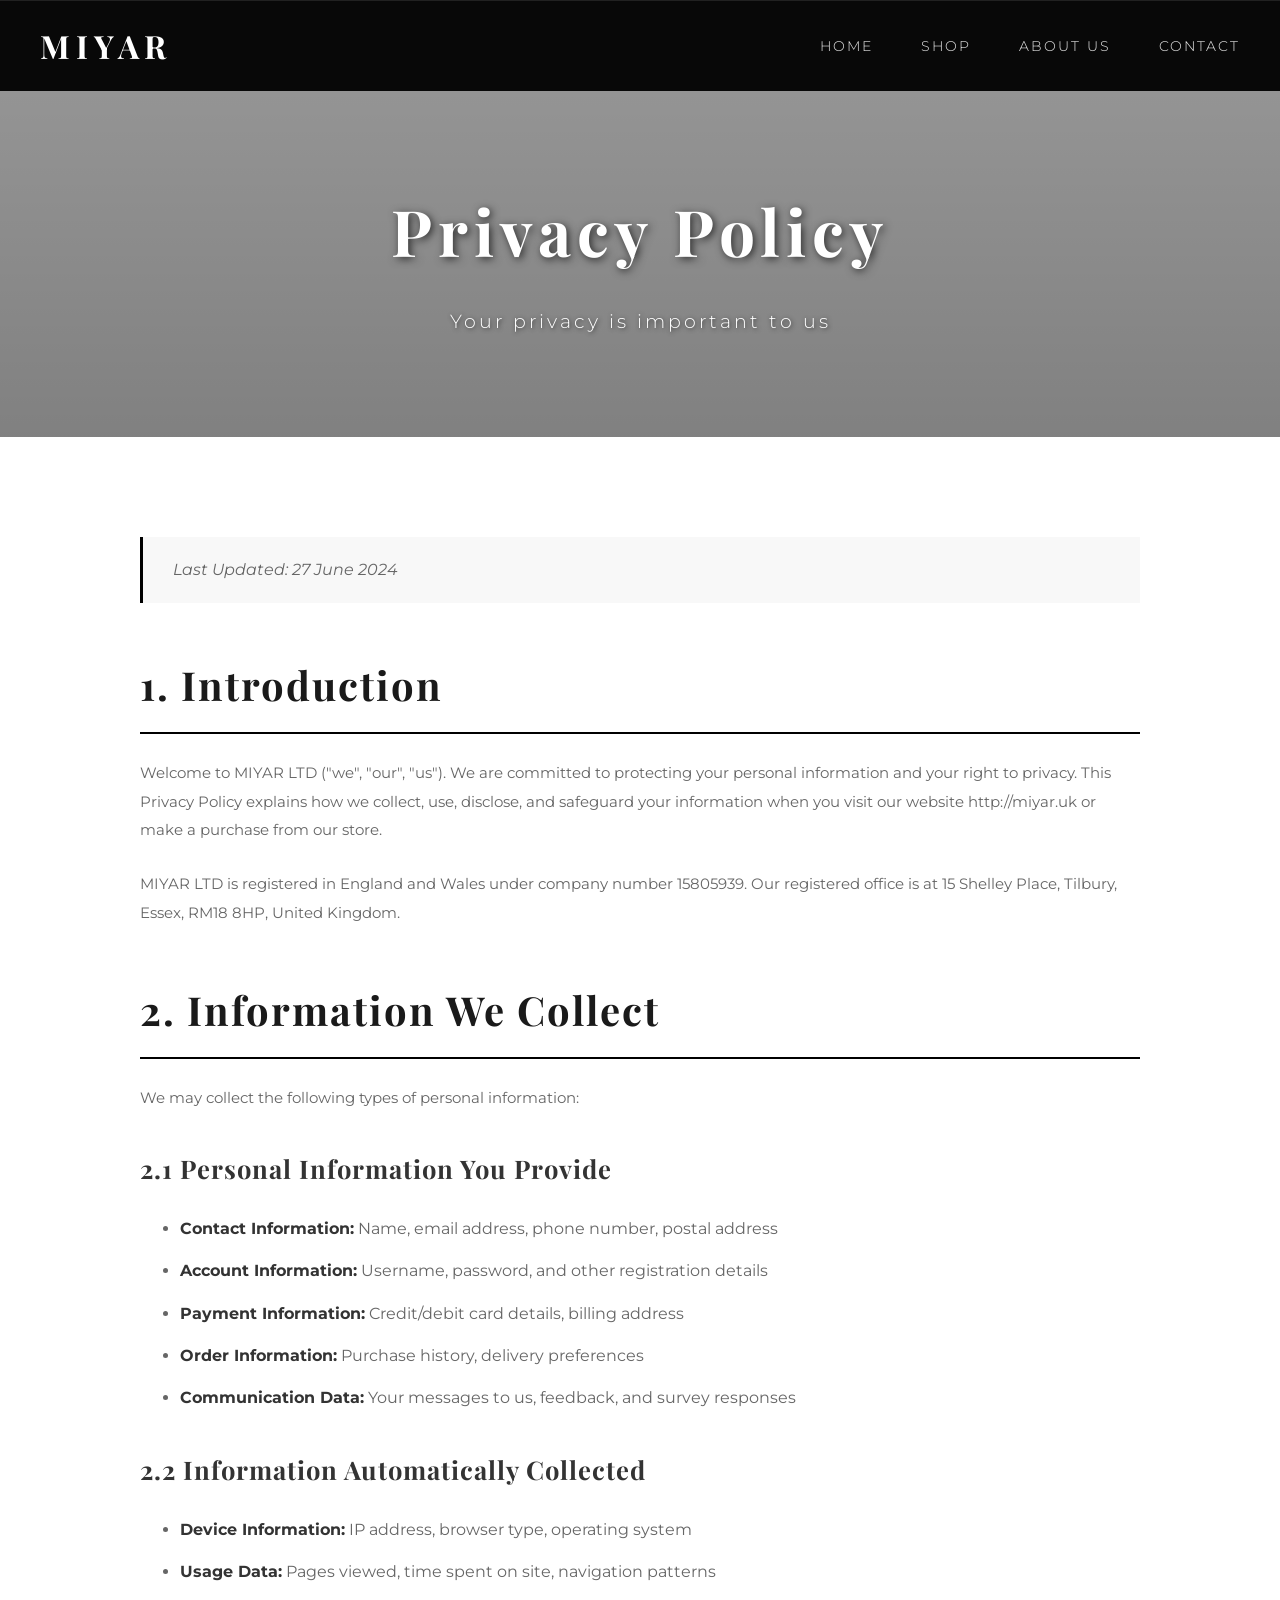
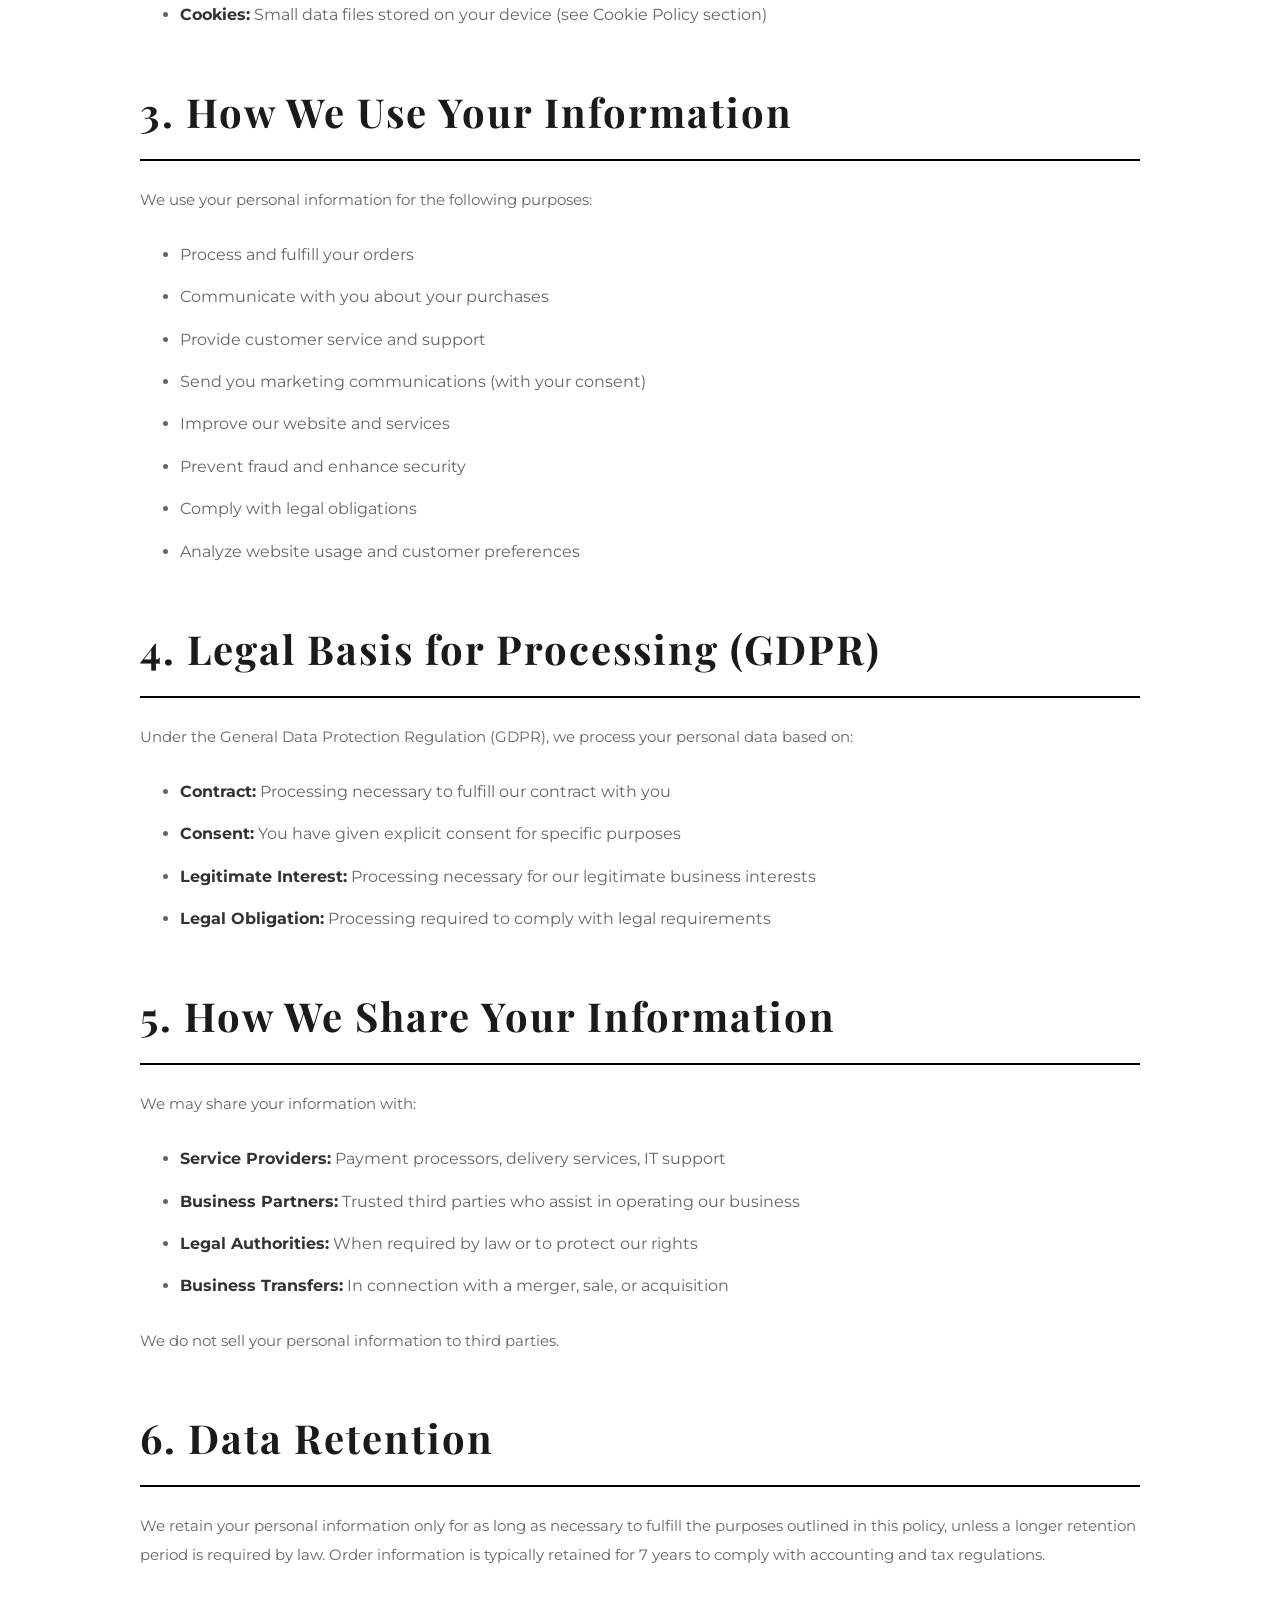
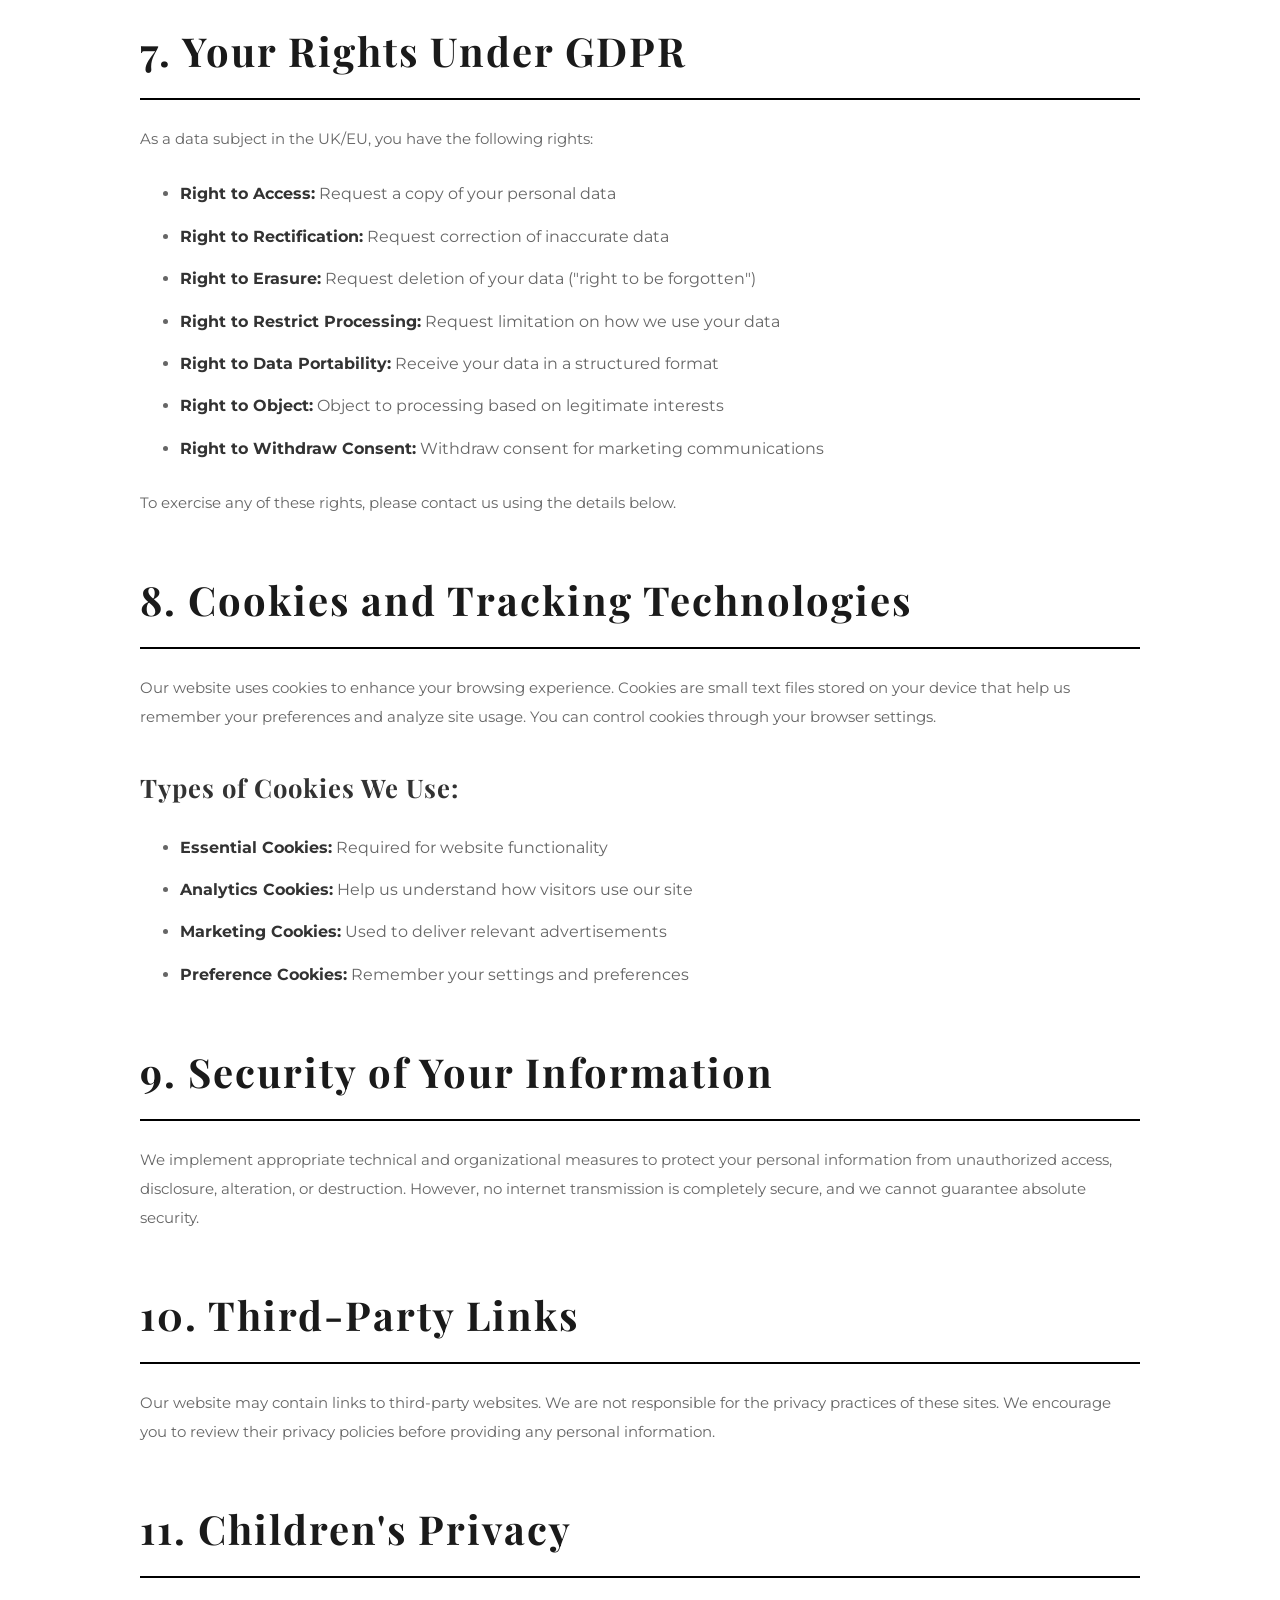
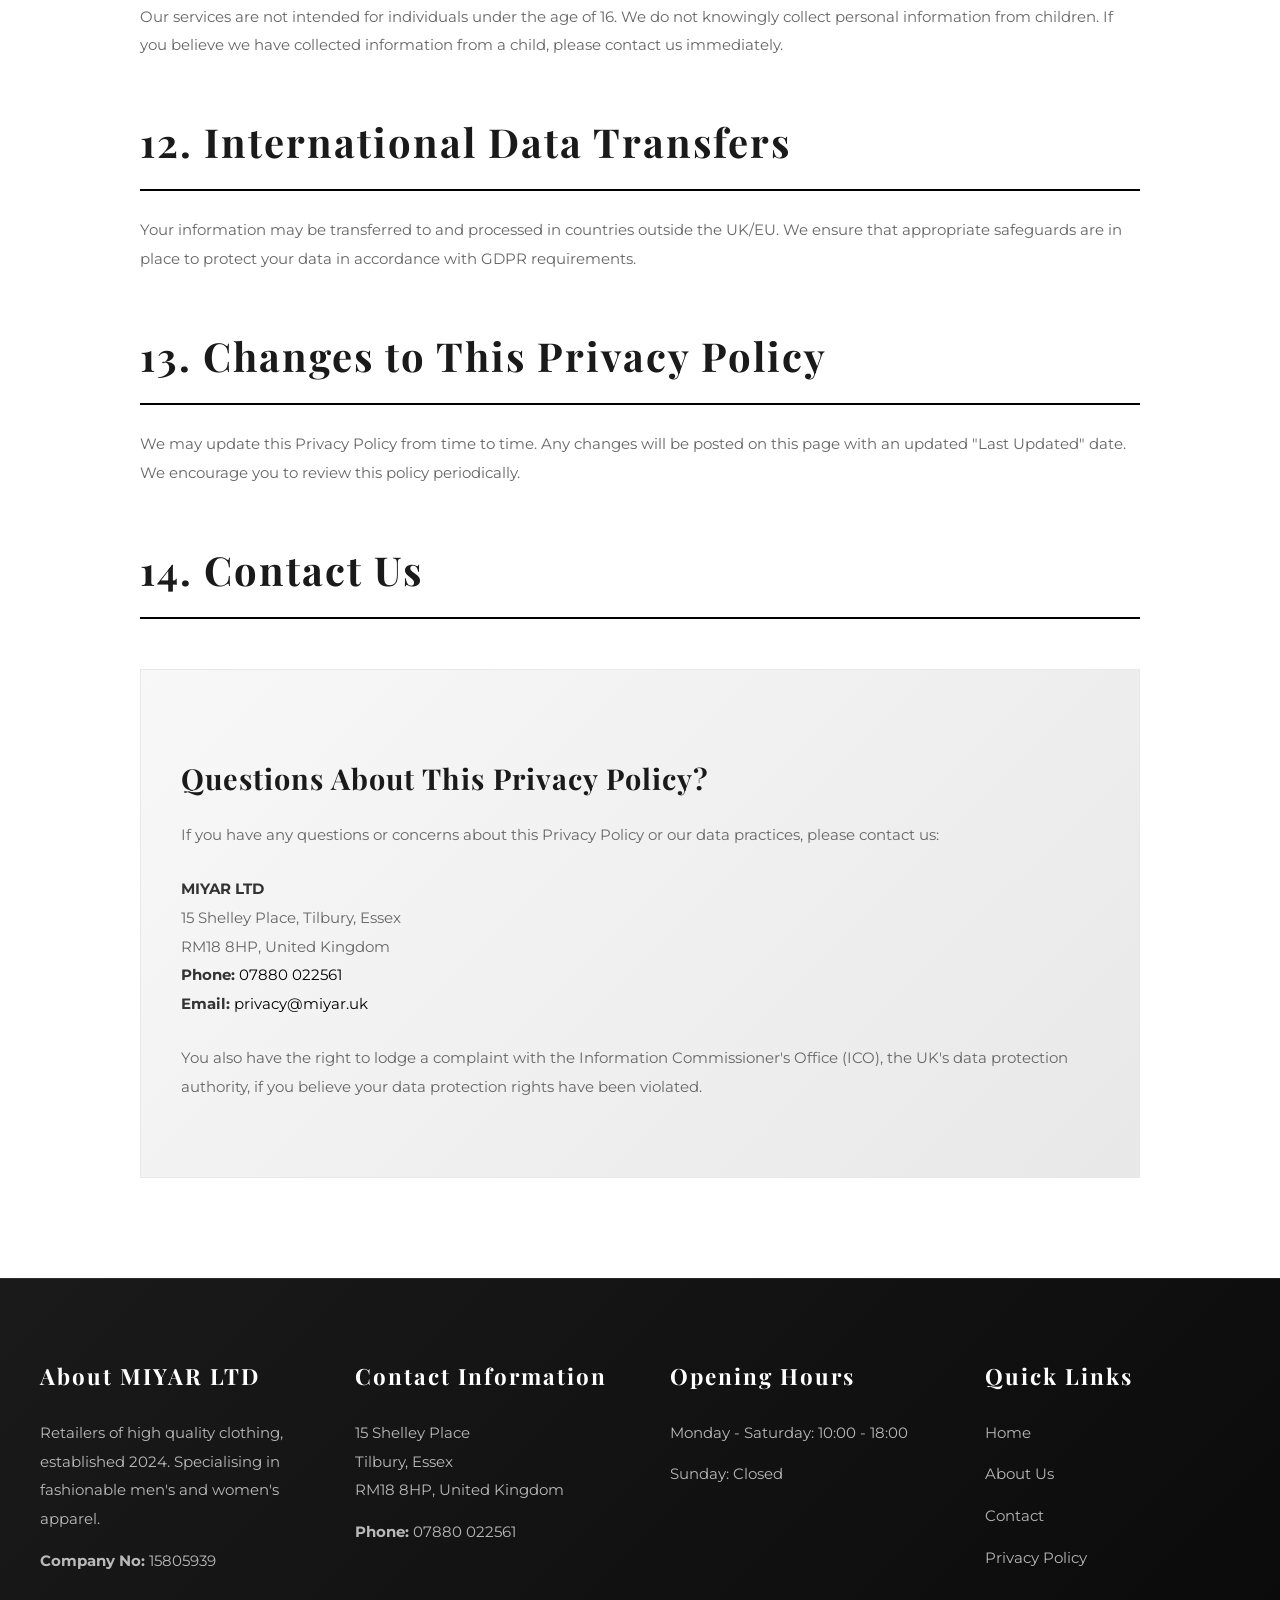
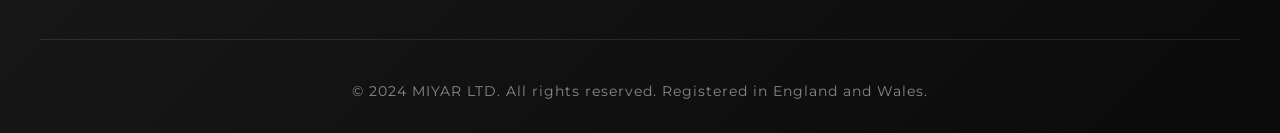
<file: privacy.html>
<!DOCTYPE html>
<html lang="en">
<head>
    <meta charset="UTF-8">
    <meta name="viewport" content="width=device-width, initial-scale=1.0">
    <meta name="description" content="Privacy Policy for MIYAR LTD - Learn how we collect, use, and protect your personal information when you shop with us online or in-store.">
    <meta name="keywords" content="privacy policy, data protection, MIYAR privacy, GDPR">
    <link rel="canonical" href="http://miyar.uk/privacy.html">
    <title>Privacy Policy - MIYAR LTD: Retailers of High Quality Clothing</title>
    <link href="https://fonts.googleapis.com/css2?family=Playfair+Display:wght@400;600;700;900&family=Montserrat:wght@300;400;500;600&display=swap" rel="stylesheet">
    <style>
        * {
            margin: 0;
            padding: 0;
            box-sizing: border-box;
        }

        body {
            font-family: 'Montserrat', sans-serif;
            line-height: 1.6;
            color: #2c2c2c;
            background-color: #fff;
            overflow-x: hidden;
        }

        /* Navigation */
        nav {
            background: rgba(0, 0, 0, 0.95);
            backdrop-filter: blur(10px);
            padding: 1.2rem 0;
            position: fixed;
            width: 100%;
            top: 0;
            z-index: 1000;
            border-top: 1px solid rgba(255, 255, 255, 0.1);
        }

        nav .container {
            max-width: 1400px;
            margin: 0 auto;
            padding: 0 40px;
            display: flex;
            justify-content: space-between;
            align-items: center;
        }

        nav .logo {
            color: #fff;
            font-size: 2rem;
            font-weight: 700;
            text-decoration: none;
            letter-spacing: 6px;
            font-family: 'Playfair Display', serif;
        }

        nav ul {
            display: flex;
            list-style: none;
            gap: 3rem;
        }

        nav ul li a {
            color: rgba(255, 255, 255, 0.9);
            text-decoration: none;
            font-size: 0.9rem;
            transition: all 0.3s ease;
            text-transform: uppercase;
            letter-spacing: 2px;
            font-weight: 300;
            position: relative;
        }

        nav ul li a::after {
            content: '';
            position: absolute;
            bottom: -5px;
            left: 0;
            width: 0;
            height: 1px;
            background-color: #fff;
            transition: width 0.3s ease;
        }

        nav ul li a:hover::after,
        nav ul li a.active::after {
            width: 100%;
        }

        nav ul li a:hover,
        nav ul li a.active {
            color: #fff;
        }

        /* Container */
        .container {
            max-width: 1400px;
            margin: 0 auto;
            padding: 0 40px;
        }

        /* Page Header */
        .page-header {
            background: linear-gradient(rgba(0,0,0,0.4), rgba(0,0,0,0.6)),
                        url('https://i2-prod.glasgowlive.co.uk/incoming/article28412511.ece/ALTERNATES/s615/0_image001-2.png');
            background-size: cover;
            background-position: center;
            background-attachment: fixed;
            color: #fff;
            padding: 180px 0 100px;
            text-align: center;
            margin-top: 0;
        }

        .page-header h1 {
            font-family: 'Playfair Display', serif;
            font-size: 4rem;
            margin-bottom: 1.5rem;
            letter-spacing: 6px;
            font-weight: 700;
            text-shadow: 2px 2px 8px rgba(0,0,0,0.7);
        }

        .page-header p {
            font-size: 1.2rem;
            letter-spacing: 3px;
            font-weight: 300;
            text-shadow: 1px 1px 4px rgba(0,0,0,0.7);
        }

        /* Privacy Content */
        .privacy-content {
            padding: 100px 0;
        }

        .content-wrapper {
            max-width: 1000px;
            margin: 0 auto;
        }

        .privacy-content h2 {
            font-family: 'Playfair Display', serif;
            font-size: 2.5rem;
            margin: 50px 0 25px;
            color: #1a1a1a;
            border-bottom: 2px solid #000;
            padding-bottom: 15px;
            letter-spacing: 2px;
        }

        .privacy-content h3 {
            font-family: 'Playfair Display', serif;
            font-size: 1.6rem;
            margin: 35px 0 20px;
            color: #333;
            letter-spacing: 1px;
        }

        .privacy-content p {
            margin-bottom: 25px;
            color: #666;
            line-height: 1.9;
            font-size: 0.95rem;
        }

        .privacy-content ul {
            margin: 25px 0 25px 40px;
            color: #666;
        }

        .privacy-content ul li {
            margin-bottom: 12px;
            line-height: 1.9;
        }

        .privacy-content strong {
            color: #333;
        }

        .last-updated {
            background: #f8f8f8;
            padding: 20px 30px;
            border-left: 3px solid #000;
            margin-bottom: 50px;
            font-style: italic;
            color: #666;
        }

        .contact-box {
            background: linear-gradient(135deg, #f8f8f8 0%, #e8e8e8 100%);
            padding: 50px 40px;
            margin-top: 50px;
            border: 1px solid #e8e8e8;
        }

        .contact-box h3 {
            font-family: 'Playfair Display', serif;
            color: #1a1a1a;
            margin-bottom: 20px;
            font-size: 1.8rem;
            letter-spacing: 1px;
        }

        .contact-box p {
            color: #666;
            line-height: 1.9;
        }

        .contact-box a {
            color: #000;
            text-decoration: none;
            transition: all 0.3s ease;
        }

        .contact-box a:hover {
            padding-left: 5px;
        }

        /* Footer */
        footer {
            background: linear-gradient(135deg, #1a1a1a 0%, #0a0a0a 100%);
            color: #fff;
            padding: 80px 0 30px;
            border-top: 1px solid rgba(255, 255, 255, 0.1);
        }

        .footer-content {
            display: grid;
            grid-template-columns: repeat(auto-fit, minmax(250px, 1fr));
            gap: 60px;
            margin-bottom: 50px;
        }

        .footer-section h3 {
            font-family: 'Playfair Display', serif;
            margin-bottom: 1.5rem;
            color: #fff;
            font-size: 1.4rem;
            letter-spacing: 2px;
        }

        .footer-section p,
        .footer-section a {
            color: rgba(255, 255, 255, 0.7);
            text-decoration: none;
            display: block;
            margin-bottom: 0.8rem;
            line-height: 1.9;
            transition: all 0.3s ease;
            font-size: 0.95rem;
        }

        .footer-section a:hover {
            color: #fff;
            padding-left: 5px;
        }

        .footer-links {
            list-style: none;
        }

        .footer-links li {
            margin-bottom: 0.8rem;
        }

        .footer-bottom {
            text-align: center;
            padding-top: 40px;
            border-top: 1px solid rgba(255, 255, 255, 0.1);
            color: rgba(255, 255, 255, 0.5);
            font-size: 0.9rem;
            letter-spacing: 1px;
        }

        /* Responsive */
        @media (max-width: 768px) {
            nav .container {
                flex-direction: column;
                gap: 1rem;
                padding: 0 20px;
            }

            nav ul {
                flex-wrap: wrap;
                justify-content: center;
                gap: 1.5rem;
            }

            nav ul li a {
                font-size: 0.8rem;
            }

            .page-header {
                background-attachment: scroll;
                padding: 140px 0 80px;
            }

            .page-header h1 {
                font-size: 2.5rem;
                letter-spacing: 4px;
            }

            .privacy-content {
                padding: 60px 0;
            }

            .privacy-content h2 {
                font-size: 2rem;
            }

            .privacy-content h3 {
                font-size: 1.3rem;
            }

            .container {
                padding: 0 20px;
            }
        }

        @media (max-width: 480px) {
            nav .logo {
                font-size: 1.5rem;
                letter-spacing: 4px;
            }

            .page-header h1 {
                font-size: 2rem;
                letter-spacing: 3px;
            }

            .privacy-content h2 {
                font-size: 1.7rem;
            }
        }
    </style>
</head>
<body>
    <!-- Navigation -->
    <nav>
        <div class="container">
            <a href="index.html" class="logo">MIYAR</a>
            <ul>
                <li><a href="index.html">Home</a></li>
                <li><a href="index.html#shop">Shop</a></li>
                <li><a href="about.html">About Us</a></li>
                <li><a href="contact.html">Contact</a></li>
            </ul>
        </div>
    </nav>

    <!-- Page Header -->
    <section class="page-header">
        <div class="container">
            <h1>Privacy Policy</h1>
            <p>Your privacy is important to us</p>
        </div>
    </section>

    <!-- Privacy Content -->
    <section class="privacy-content">
        <div class="container">
            <div class="content-wrapper">
                <div class="last-updated">
                    Last Updated: 27 June 2024
                </div>

                <h2>1. Introduction</h2>
                <p>
                    Welcome to MIYAR LTD ("we", "our", "us"). We are committed to protecting your personal information and your right to privacy.
                    This Privacy Policy explains how we collect, use, disclose, and safeguard your information when you visit our website
                    http://miyar.uk or make a purchase from our store.
                </p>
                <p>
                    MIYAR LTD is registered in England and Wales under company number 15805939. Our registered office is at
                    15 Shelley Place, Tilbury, Essex, RM18 8HP, United Kingdom.
                </p>

                <h2>2. Information We Collect</h2>
                <p>We may collect the following types of personal information:</p>

                <h3>2.1 Personal Information You Provide</h3>
                <ul>
                    <li><strong>Contact Information:</strong> Name, email address, phone number, postal address</li>
                    <li><strong>Account Information:</strong> Username, password, and other registration details</li>
                    <li><strong>Payment Information:</strong> Credit/debit card details, billing address</li>
                    <li><strong>Order Information:</strong> Purchase history, delivery preferences</li>
                    <li><strong>Communication Data:</strong> Your messages to us, feedback, and survey responses</li>
                </ul>

                <h3>2.2 Information Automatically Collected</h3>
                <ul>
                    <li><strong>Device Information:</strong> IP address, browser type, operating system</li>
                    <li><strong>Usage Data:</strong> Pages viewed, time spent on site, navigation patterns</li>
                    <li><strong>Cookies:</strong> Small data files stored on your device (see Cookie Policy section)</li>
                </ul>

                <h2>3. How We Use Your Information</h2>
                <p>We use your personal information for the following purposes:</p>
                <ul>
                    <li>Process and fulfill your orders</li>
                    <li>Communicate with you about your purchases</li>
                    <li>Provide customer service and support</li>
                    <li>Send you marketing communications (with your consent)</li>
                    <li>Improve our website and services</li>
                    <li>Prevent fraud and enhance security</li>
                    <li>Comply with legal obligations</li>
                    <li>Analyze website usage and customer preferences</li>
                </ul>

                <h2>4. Legal Basis for Processing (GDPR)</h2>
                <p>Under the General Data Protection Regulation (GDPR), we process your personal data based on:</p>
                <ul>
                    <li><strong>Contract:</strong> Processing necessary to fulfill our contract with you</li>
                    <li><strong>Consent:</strong> You have given explicit consent for specific purposes</li>
                    <li><strong>Legitimate Interest:</strong> Processing necessary for our legitimate business interests</li>
                    <li><strong>Legal Obligation:</strong> Processing required to comply with legal requirements</li>
                </ul>

                <h2>5. How We Share Your Information</h2>
                <p>We may share your information with:</p>
                <ul>
                    <li><strong>Service Providers:</strong> Payment processors, delivery services, IT support</li>
                    <li><strong>Business Partners:</strong> Trusted third parties who assist in operating our business</li>
                    <li><strong>Legal Authorities:</strong> When required by law or to protect our rights</li>
                    <li><strong>Business Transfers:</strong> In connection with a merger, sale, or acquisition</li>
                </ul>
                <p>We do not sell your personal information to third parties.</p>

                <h2>6. Data Retention</h2>
                <p>
                    We retain your personal information only for as long as necessary to fulfill the purposes outlined in this policy,
                    unless a longer retention period is required by law. Order information is typically retained for 7 years to comply
                    with accounting and tax regulations.
                </p>

                <h2>7. Your Rights Under GDPR</h2>
                <p>As a data subject in the UK/EU, you have the following rights:</p>
                <ul>
                    <li><strong>Right to Access:</strong> Request a copy of your personal data</li>
                    <li><strong>Right to Rectification:</strong> Request correction of inaccurate data</li>
                    <li><strong>Right to Erasure:</strong> Request deletion of your data ("right to be forgotten")</li>
                    <li><strong>Right to Restrict Processing:</strong> Request limitation on how we use your data</li>
                    <li><strong>Right to Data Portability:</strong> Receive your data in a structured format</li>
                    <li><strong>Right to Object:</strong> Object to processing based on legitimate interests</li>
                    <li><strong>Right to Withdraw Consent:</strong> Withdraw consent for marketing communications</li>
                </ul>
                <p>To exercise any of these rights, please contact us using the details below.</p>

                <h2>8. Cookies and Tracking Technologies</h2>
                <p>
                    Our website uses cookies to enhance your browsing experience. Cookies are small text files stored on your device
                    that help us remember your preferences and analyze site usage. You can control cookies through your browser settings.
                </p>

                <h3>Types of Cookies We Use:</h3>
                <ul>
                    <li><strong>Essential Cookies:</strong> Required for website functionality</li>
                    <li><strong>Analytics Cookies:</strong> Help us understand how visitors use our site</li>
                    <li><strong>Marketing Cookies:</strong> Used to deliver relevant advertisements</li>
                    <li><strong>Preference Cookies:</strong> Remember your settings and preferences</li>
                </ul>

                <h2>9. Security of Your Information</h2>
                <p>
                    We implement appropriate technical and organizational measures to protect your personal information from unauthorized
                    access, disclosure, alteration, or destruction. However, no internet transmission is completely secure, and we cannot
                    guarantee absolute security.
                </p>

                <h2>10. Third-Party Links</h2>
                <p>
                    Our website may contain links to third-party websites. We are not responsible for the privacy practices of these sites.
                    We encourage you to review their privacy policies before providing any personal information.
                </p>

                <h2>11. Children's Privacy</h2>
                <p>
                    Our services are not intended for individuals under the age of 16. We do not knowingly collect personal information
                    from children. If you believe we have collected information from a child, please contact us immediately.
                </p>

                <h2>12. International Data Transfers</h2>
                <p>
                    Your information may be transferred to and processed in countries outside the UK/EU. We ensure that appropriate
                    safeguards are in place to protect your data in accordance with GDPR requirements.
                </p>

                <h2>13. Changes to This Privacy Policy</h2>
                <p>
                    We may update this Privacy Policy from time to time. Any changes will be posted on this page with an updated
                    "Last Updated" date. We encourage you to review this policy periodically.
                </p>

                <h2>14. Contact Us</h2>
                <div class="contact-box">
                    <h3>Questions About This Privacy Policy?</h3>
                    <p>If you have any questions or concerns about this Privacy Policy or our data practices, please contact us:</p>
                    <p>
                        <strong>MIYAR LTD</strong><br>
                        15 Shelley Place, Tilbury, Essex<br>
                        RM18 8HP, United Kingdom<br>
                        <strong>Phone:</strong> <a href="tel:07880022561">07880 022561</a><br>
                        <strong>Email:</strong> <a href="mailto:privacy@miyar.uk">privacy@miyar.uk</a>
                    </p>
                    <p>
                        You also have the right to lodge a complaint with the Information Commissioner's Office (ICO),
                        the UK's data protection authority, if you believe your data protection rights have been violated.
                    </p>
                </div>
            </div>
        </div>
    </section>

    <!-- Footer -->
    <footer>
        <div class="container">
            <div class="footer-content">
                <div class="footer-section">
                    <h3>About MIYAR LTD</h3>
                    <p>Retailers of high quality clothing, established 2024. Specialising in fashionable men's and women's apparel.</p>
                    <p><strong>Company No:</strong> 15805939</p>
                </div>
                <div class="footer-section">
                    <h3>Contact Information</h3>
                    <p>15 Shelley Place<br>
                    Tilbury, Essex<br>
                    RM18 8HP, United Kingdom</p>
                    <p><strong>Phone:</strong> 07880 022561</p>
                </div>
                <div class="footer-section">
                    <h3>Opening Hours</h3>
                    <p>Monday - Saturday: 10:00 - 18:00</p>
                    <p>Sunday: Closed</p>
                </div>
                <div class="footer-section">
                    <h3>Quick Links</h3>
                    <ul class="footer-links">
                        <li><a href="index.html">Home</a></li>
                        <li><a href="about.html">About Us</a></li>
                        <li><a href="contact.html">Contact</a></li>
                        <li><a href="privacy.html">Privacy Policy</a></li>
                    </ul>
                </div>
            </div>
            <div class="footer-bottom">
                <p>&copy; 2024 MIYAR LTD. All rights reserved. Registered in England and Wales.</p>
            </div>
        </div>
    </footer>
</body>
</html>
</file>
